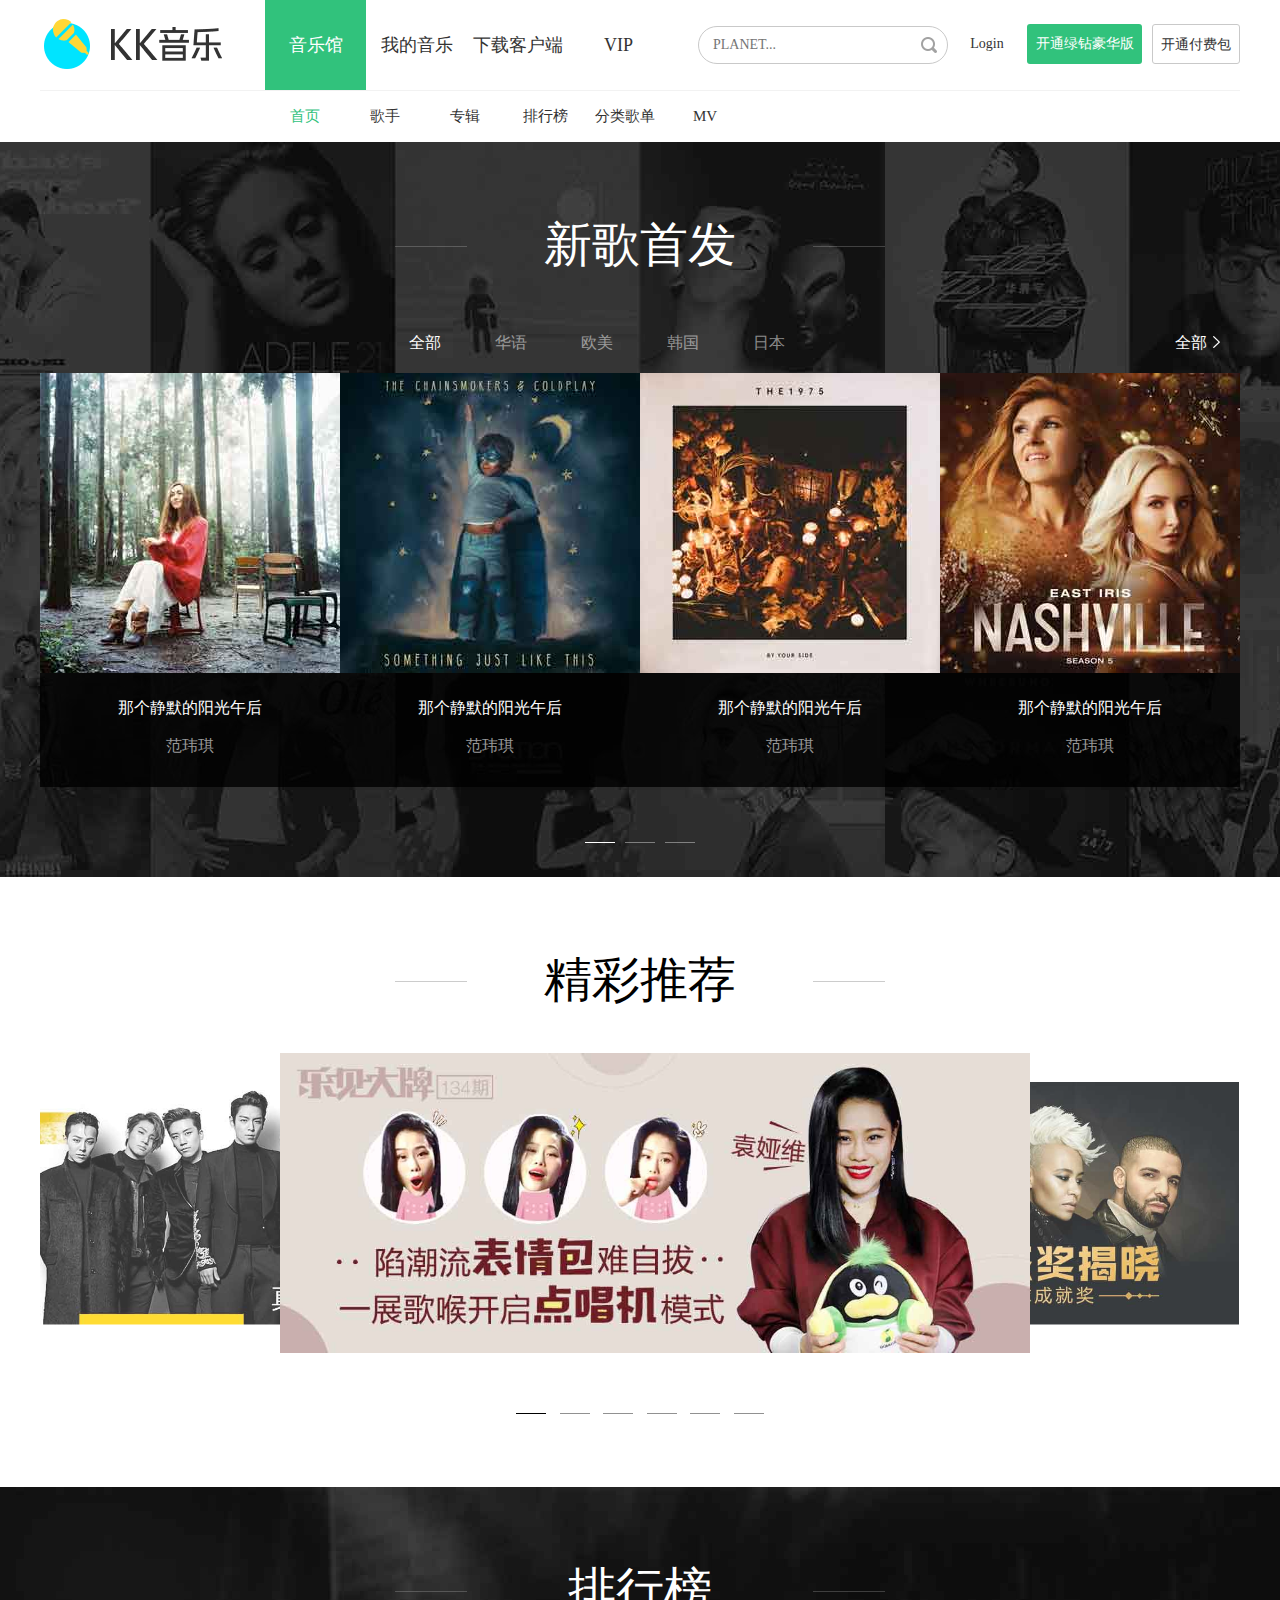
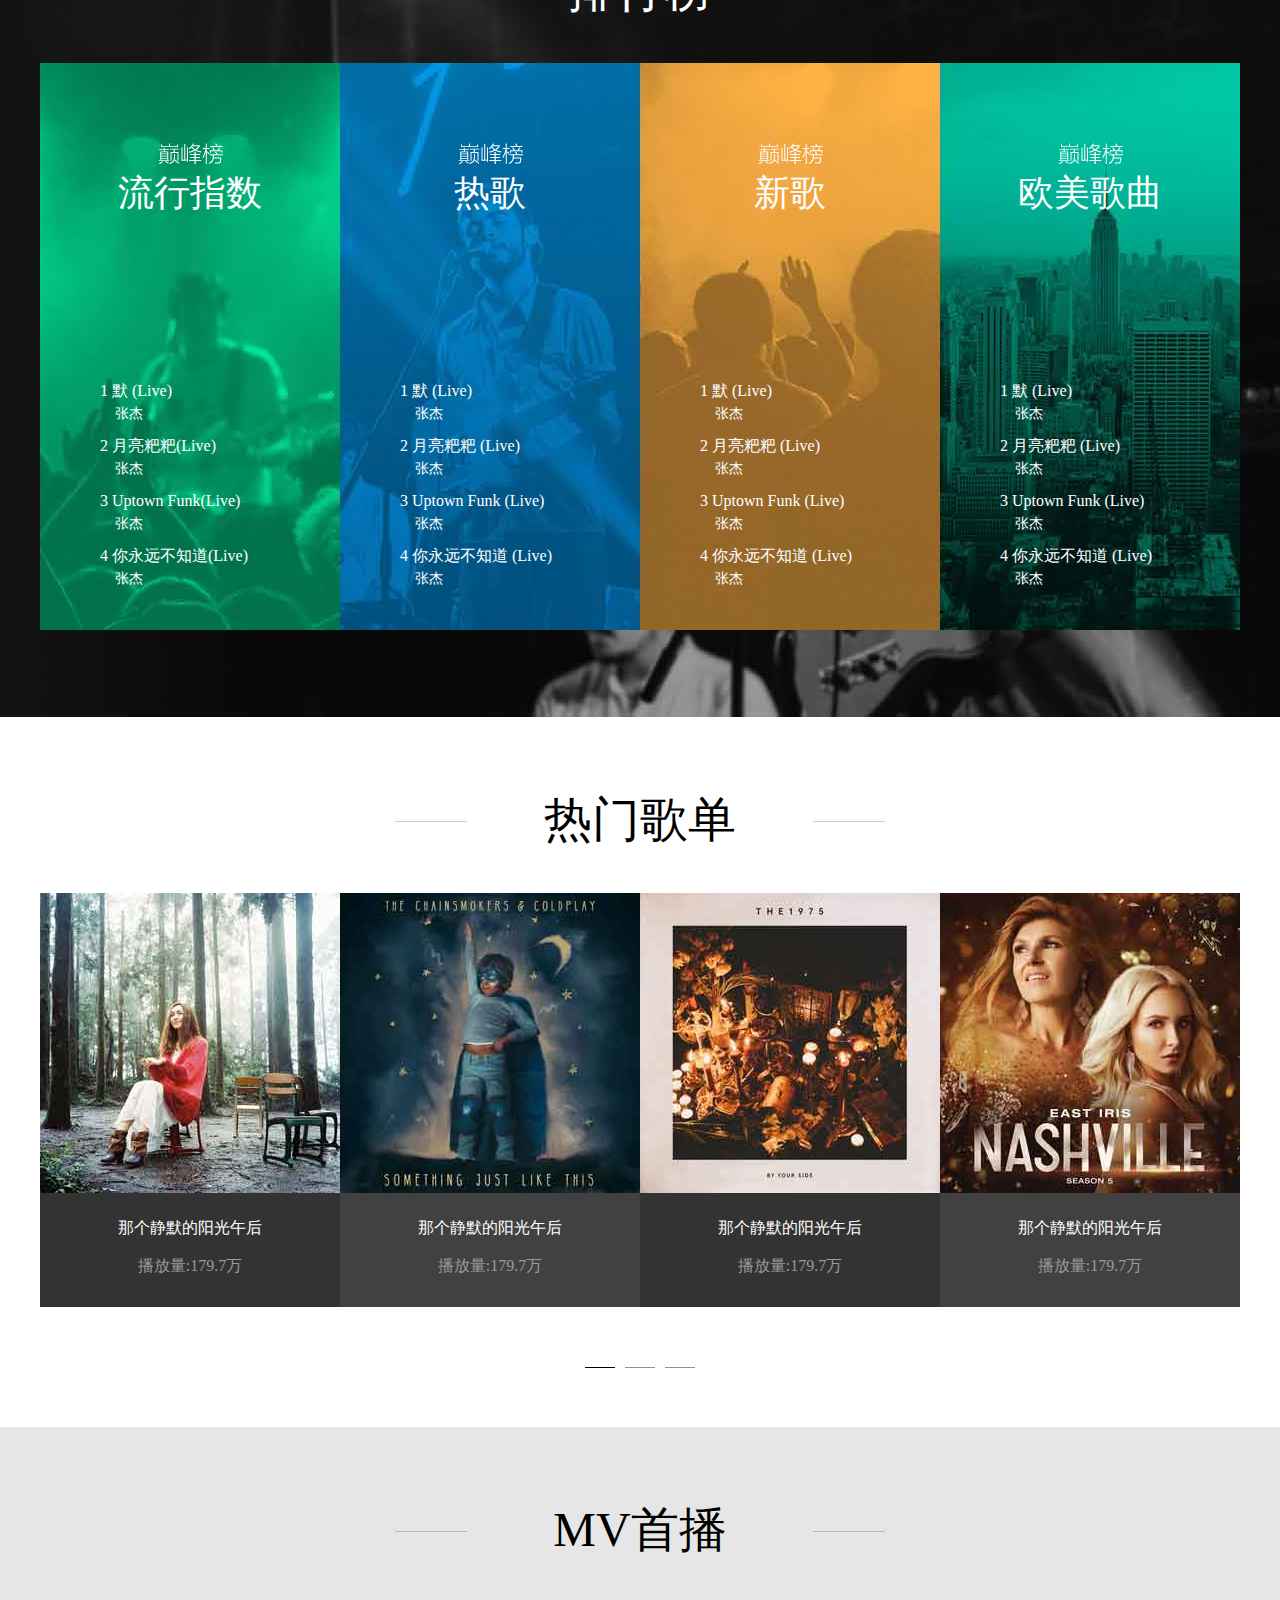
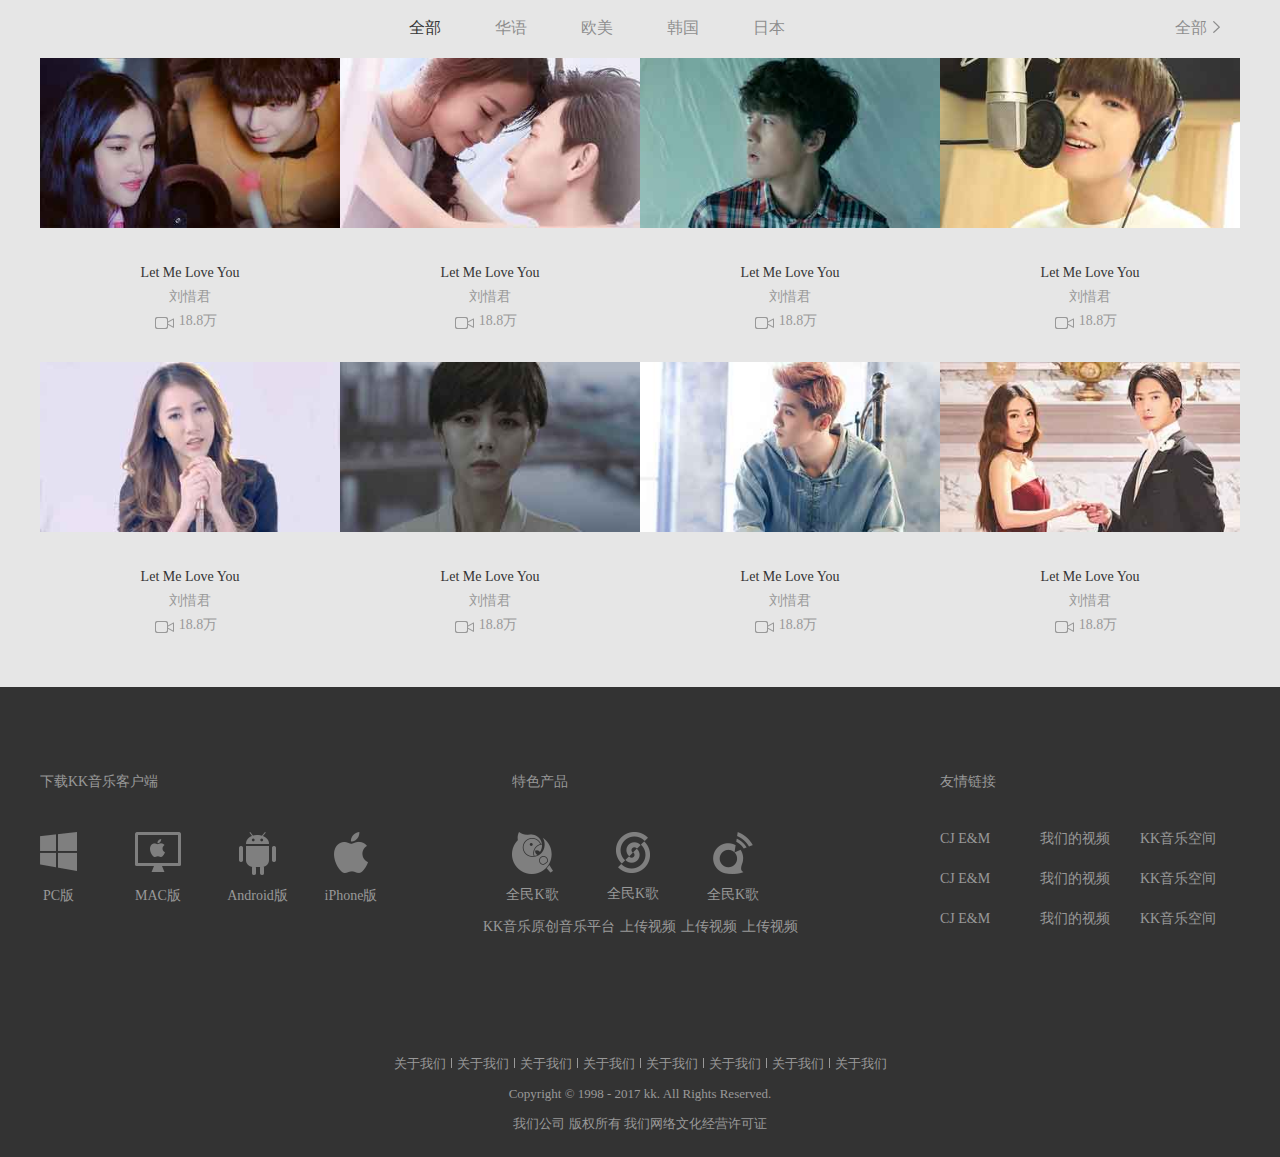
<file: kk音乐网首页/index.html>
<!DOCTYPE html>
<html lang="en">
<head>
    <meta charset="UTF-8">
    <title>KK音乐，我们是音乐的传递者</title>
    <link rel="stylesheet" href="css/style.css">
    <link rel="stylesheet" href="css/reset.css">
    <link rel="icon" href="favicons/1.png">
    <script src="js/jquery-1.11.1.min.js"></script>
    <script src="js/script.js"></script>
</head>
<body>
<!--header-->
<header class="header">
    <div class="header-container">
        <!--头部上部分-->
        <div class="header-top">
            <!--logo-->
            <div class="header-logo">
                <a href=""><img src="images/logo.png" alt=""></a>
            </div>
            <nav class="header-nav">
                <ul>
                    <li><a href="" class="header-nav-current">音乐馆</a></li>
                    <li><a href="">我的音乐</a></li>
                    <li><a href="">下载客户端</a></li>
                    <li><a href="">VIP</a></li>
                </ul>
            </nav>
            <div class="header-search">
                <input type="text" name="" class="text" placeholder="PLANET...">
                <div class="search-btn">
                    <i class="search-icon"></i>
                </div>
                <div class="result">

                </div>
            </div>
            <div class="header-login">
                <a href="" class="login">Login</a>
                <a href="" class="open-green">开通绿钻豪华版</a>
                <a href="" class="open-vip">开通付费包</a>
            </div>
        </div>
        <!--头部下部分-->
        <div class="header-subNav">
            <ul>
                <li><a href="" class="subNav-current">首页</a></li>
                <li><a href="">歌手</a></li>
                <li><a href="">专辑</a></li>
                <li><a href="">排行榜</a></li>
                <li><a href="">分类歌单</a></li>
                <li><a href="">MV</a></li>
            </ul>
        </div>
    </div>
</header>

<!--新歌首发-->
<div class="main" id="newSong">
    <div class="main-inner">
        <div class="main-title">
            <h2>新歌首发</h2>
            <span class="line line-left"></span>
            <span class="line line-right"></span>
        </div>
        <div class="main-tab">
            <span><a href="" class="tab-current">全部</a></span>
            <span><a href="">华语</a></span>
            <span><a href="">欧美</a></span>
            <span><a href="">韩国</a></span>
            <span><a href="">日本</a></span>
            <span class="right"><a href="">全部<i class="icon-sprite"></i></a></span>
        </div>
        <div class="main-slider">
            <ul class="slider-wrap">
                <li>
                    <div class="main-music-img">
                        <a href="">
                            <img src="images/cont/slider_img1.jpg" alt="">
                            <span class="mask"></span>
                            <i class="icon-play"></i>
                        </a>
                    </div>
                    <div class="main-music-info">
                        <h2 class="main-music-title">
                            <a href="">那个静默的阳光午后</a>
                            <i class="icon-sprite"></i>
                        </h2>
                        <a href="" class="author">范玮琪</a>
                    </div>
                </li>
                <li>
                    <div class="main-music-img">
                        <a href="">
                            <img src="images/cont/slider_img2.jpg" alt="">
                            <span class="mask"></span>
                            <i class="icon-play"></i>
                        </a>
                    </div>
                    <div class="main-music-info">
                        <h2 class="main-music-title">
                            <a href="">那个静默的阳光午后</a>
                            <i class="icon-sprite"></i>
                        </h2>
                        <a href="" class="author">范玮琪</a>
                    </div>
                </li>
                <li>
                    <div class="main-music-img">
                        <a href="">
                            <img src="images/cont/slider_img3.jpg" alt="">
                            <span class="mask"></span>
                            <i class="icon-play"></i>
                        </a>
                    </div>
                    <div class="main-music-info">
                        <h2 class="main-music-title">
                            <a href="">那个静默的阳光午后</a>
                            <i class="icon-sprite"></i>
                        </h2>
                        <a href="" class="author">范玮琪</a>
                    </div>
                </li>
                <li>
                    <div class="main-music-img">
                        <a href="">
                            <img src="images/cont/slider_img4.jpg" alt="">
                            <span class="mask"></span>
                            <i class="icon-play"></i>
                        </a>
                    </div>
                    <div class="main-music-info">
                        <h2 class="main-music-title">
                            <a href="">那个静默的阳光午后</a>
                            <i class="icon-sprite"></i>
                        </h2>
                        <a href="" class="author">范玮琪</a>
                    </div>
                </li>
                <li>
                    <div class="main-music-img">
                        <a href="">
                            <img src="images/cont/slider_img5.jpg" alt="">
                            <span class="mask"></span>
                            <i class="icon-play"></i>
                        </a>
                    </div>
                    <div class="main-music-info">
                        <h2 class="main-music-title">
                            <a href="">那个静默的阳光午后</a>
                            <i class="icon-sprite"></i>
                        </h2>
                        <a href="" class="author">范玮琪</a>
                    </div>
                </li>
                <li>
                    <div class="main-music-img">
                        <a href="">
                            <img src="images/cont/slider_img6.jpg" alt="">
                            <span class="mask"></span>
                            <i class="icon-play"></i>
                        </a>
                    </div>
                    <div class="main-music-info">
                        <h2 class="main-music-title">
                            <a href="">那个静默的阳光午后</a>
                            <i class="icon-sprite"></i>
                        </h2>
                        <a href="" class="author">范玮琪</a>
                    </div>
                </li>
                <li>
                    <div class="main-music-img">
                        <a href="">
                            <img src="images/cont/slider_img7.jpg" alt="">
                            <span class="mask"></span>
                            <i class="icon-play"></i>
                        </a>
                    </div>
                    <div class="main-music-info">
                        <h2 class="main-music-title">
                            <a href="">那个静默的阳光午后</a>
                            <i class="icon-sprite"></i>
                        </h2>
                        <a href="" class="author">范玮琪</a>
                    </div>
                </li>
                <li>
                    <div class="main-music-img">
                        <a href="">
                            <img src="images/cont/slider_img8.jpg" alt="">
                            <span class="mask"></span>
                            <i class="icon-play"></i>
                        </a>
                    </div>
                    <div class="main-music-info">
                        <h2 class="main-music-title">
                            <a href="">那个静默的阳光午后</a>
                            <i class="icon-sprite"></i>
                        </h2>
                        <a href="" class="author">范玮琪</a>
                    </div>
                </li>
                <li>
                    <div class="main-music-img">
                        <a href="">
                            <img src="images/cont/slider_img9.jpg" alt="">
                            <span class="mask"></span>
                            <i class="icon-play"></i>
                        </a>
                    </div>
                    <div class="main-music-info">
                        <h2 class="main-music-title">
                            <a href="">那个静默的阳光午后</a>
                            <i class="icon-sprite"></i>
                        </h2>
                        <a href="" class="author">范玮琪</a>
                    </div>
                </li>
                <li>
                    <div class="main-music-img">
                        <a href="">
                            <img src="images/cont/slider_img10.jpg" alt="">
                            <span class="mask"></span>
                            <i class="icon-play"></i>
                        </a>
                    </div>
                    <div class="main-music-info">
                        <h2 class="main-music-title">
                            <a href="">那个静默的阳光午后</a>
                            <i class="icon-sprite"></i>
                        </h2>
                        <a href="" class="author">范玮琪</a>
                    </div>
                </li>
                <li>
                    <div class="main-music-img">
                        <a href="">
                            <img src="images/cont/slider_img11.jpg" alt="">
                            <span class="mask"></span>
                            <i class="icon-play"></i>
                        </a>
                    </div>
                    <div class="main-music-info">
                        <h2 class="main-music-title">
                            <a href="">那个静默的阳光午后</a>
                            <i class="icon-sprite"></i>
                        </h2>
                        <a href="" class="author">范玮琪</a>
                    </div>
                </li>
                <li>
                    <div class="main-music-img">
                        <a href="">
                            <img src="images/cont/slider_img12.jpg" alt="">
                            <span class="mask"></span>
                            <i class="icon-play"></i>
                        </a>
                    </div>
                    <div class="main-music-info">
                        <h2 class="main-music-title">
                            <a href="">那个静默的阳光午后</a>
                            <i class="icon-sprite"></i>
                        </h2>
                        <a href="" class="author">范玮琪</a>
                    </div>
                </li>
            </ul>
            <div class="slider-control">
                <span class="control-cur"><i></i></span>
                <span><i></i></span>
                <span><i></i></span>
            </div>
        </div>
    </div>
    <div class="main-operate">
        <a href="javascript:;" class="slider-prev"><i class="icon-sprite"></i></a>
        <a href="javascript:;" class="slider-next"><i class="icon-sprite"></i></a>
    </div>
</div>

<!--精彩推荐-->
<div class="main" id="recommend">
    <div class="main-inner">
        <div class="main-title">
            <h2 class="title-black">精彩推荐</h2>
            <span class="line line-left"></span>
            <span class="line line-right"></span>
        </div>
        <div class="carousel">
            <div class="carousel-slider">
                <ul>
                    <li class="item item-pic1">
                        <a href="javascript:;" ><img src="images/cont/carousel_img1.jpg" alt=""></a>
                    </li>
                    <li class="item item-pic2">
                        <a href="javascript:;" ><img src="images/cont/carousel_img2.jpg" alt=""></a>
                    </li>
                    <li class="item item-pic3">
                        <a href="javascript:;" ><img src="images/cont/carousel_img3.jpg" alt=""></a>
                    </li>
                    <li class="item item-pic4">
                        <a href="javascript:;" ><img src="images/cont/carousel_img4.jpg" alt=""></a>
                    </li>
                    <li class="item item-pic5">
                        <a href="javascript:;" ><img src="images/cont/carousel_img5.jpg" alt=""></a>
                    </li>
                    <li class="item item-pic6">
                        <a href="javascript:;" ><img src="images/cont/carousel_img6.jpg" alt=""></a>
                    </li>
                </ul>
            </div>
            <div class="slider-control">
                <span class="control-cur"><i></i></span>
                <span><i></i></span>
                <span><i></i></span>
                <span><i></i></span>
                <span><i></i></span>
                <span><i></i></span>
            </div>
        </div>
    </div>
    <div class="main-operate">
        <a href="javascript:;" class="slider-prev"><i class="icon-sprite"></i></a>
        <a href="javascript:;" class="slider-next"><i class="icon-sprite"></i></a>
    </div>
</div>

<!--排行榜-->
<div class="main" id="rank">
    <div class="main-inner">
        <!--排行榜标题-->
        <div class="main-title">
            <h2>排行榜</h2>
            <span class="line line-left"></span>
            <span class="line line-right"></span>
        </div>
        <!--四个排行榜-->
        <div class="rank-list">
            <!--流行榜-->
            <div class="rank-list-item list-item-1">
                <span class="rank-bg"></span>
                <span class="mask"></span>
                <a href="" class="song-play">
                    <i class="icon-play"></i>
                </a>
                <div class="rank-title">
                    <i></i>
                    <h3>流行指数</h3>
                </div>
                <div class="song-list">
                    <ul>
                        <li>
                            <a href=""><span>1</span> 默 (Live)</a>
                            <span class="song-author">张杰</span>
                        </li>
                        <li>
                            <a href=""><span>2</span> 月亮粑粑(Live)</a>
                            <span class="song-author">张杰</span>
                        </li>
                        <li>
                            <a href=""><span>3</span> Uptown Funk(Live)</a>
                            <span class="song-author">张杰</span>
                        </li>
                        <li>
                            <a href=""><span>4</span> 你永远不知道(Live)</a>
                            <span class="song-author">张杰</span>
                        </li>
                    </ul>
                </div>

            </div>
            <!--热歌-->
            <div class="rank-list-item list-item-2">
                <span class="rank-bg"></span>
                <span class="mask"></span>
                <a href="" class="rank-hover">
                    <i class="icon-play"></i>
                </a>
                <div class="rank-title">
                    <i></i>
                    <h3>热歌</h3>
                </div>
                <div class="song-list">
                    <ul>
                        <li>
                            <a href=""><span>1</span> 默 (Live)</a>
                            <span class="song-author">张杰</span>
                        </li>
                        <li>
                            <a href=""><span>2</span> 月亮粑粑 (Live)</a>
                            <span class="song-author">张杰</span>
                        </li>
                        <li>
                            <a href=""><span>3</span> Uptown Funk (Live)</a>
                            <span class="song-author">张杰</span>
                        </li>
                        <li>
                            <a href=""><span>4</span> 你永远不知道 (Live)</a>
                            <span class="song-author">张杰</span>
                        </li>
                    </ul>
                </div>
            </div>
            <!--新歌-->
            <div class="rank-list-item list-item-3">
                <span class="rank-bg"></span>
                <span class="mask"></span>
                <a href="" class="rank-hover">
                    <i class="icon-play"></i>
                </a>
                <div class="rank-title">
                    <i></i>
                    <h3>新歌</h3>
                </div>
                <div class="song-list">
                    <ul>
                        <li>
                            <a href=""><span>1</span> 默 (Live)</a>
                            <span class="song-author">张杰</span>
                        </li>
                        <li>
                            <a href=""><span>2</span> 月亮粑粑 (Live)</a>
                            <span class="song-author">张杰</span>
                        </li>
                        <li>
                            <a href=""><span>3</span> Uptown Funk (Live)</a>
                            <span class="song-author">张杰</span>
                        </li>
                        <li>
                            <a href=""><span>4</span> 你永远不知道 (Live)</a>
                            <span class="song-author">张杰</span>
                        </li>
                    </ul>
                </div>

            </div>
            <!--欧美歌曲-->
            <div class="rank-list-item list-item-4">
                <span class="rank-bg"></span>
                <span class="mask"></span>
                <a href="" class="rank-hover">
                    <i class="icon-play"></i>
                </a>
                <div class="rank-title">
                    <i></i>
                    <h3>欧美歌曲</h3>
                </div>
                <div class="song-list">
                    <ul>
                        <li>
                            <a href=""><span>1</span> 默 (Live)</a>
                            <span class="song-author">张杰</span>
                        </li>
                        <li>
                            <a href=""><span>2</span> 月亮粑粑 (Live)</a>
                            <span class="song-author">张杰</span>
                        </li>
                        <li>
                            <a href=""><span>3</span> Uptown Funk (Live)</a>
                            <span class="song-author">张杰</span>
                        </li>
                        <li>
                            <a href=""><span>4</span> 你永远不知道 (Live)</a>
                            <span class="song-author">张杰</span>
                        </li>
                    </ul>
                </div>
            </div>
        </div>
    </div>
</div>

<!--热门歌单-->
<div class="main" id="hot">
    <div class="main-inner">
        <div class="main-title">
            <h2 class="title-black">热门歌单</h2>
            <span class="line line-left"></span>
            <span class="line line-right"></span>
        </div>
        <div class="main-slider">
            <ul class="slider-wrap">
                <li>
                    <div class="main-music-img">
                        <a href="">
                            <img src="images/cont/slider_img1.jpg" alt="">
                            <span class="mask"></span>
                            <i class="icon-play"></i>
                        </a>
                    </div>
                    <div class="main-music-info">
                        <h2 class="main-music-title">
                            <a href="">那个静默的阳光午后</a>
                            <i class="icon-sprite"></i>
                        </h2>
                        <a href="" class="author">播放量:179.7万</a>
                    </div>
                </li>
                <li class="info-event">
                    <div class="main-music-img">
                        <a href="">
                            <img src="images/cont/slider_img2.jpg" alt="">
                            <span class="mask"></span>
                            <i class="icon-play"></i>
                        </a>
                    </div>
                    <div class="main-music-info">
                        <h2 class="main-music-title">
                            <a href="">那个静默的阳光午后</a>
                            <i class="icon-sprite"></i>
                        </h2>
                        <a href="" class="author">播放量:179.7万</a>
                    </div>
                </li>
                <li>
                    <div class="main-music-img">
                        <a href="">
                            <img src="images/cont/slider_img3.jpg" alt="">
                            <span class="mask"></span>
                            <i class="icon-play"></i>
                        </a>
                    </div>
                    <div class="main-music-info">
                        <h2 class="main-music-title">
                            <a href="">那个静默的阳光午后</a>
                            <i class="icon-sprite"></i>
                        </h2>
                        <a href="" class="author">播放量:179.7万</a>
                    </div>
                </li>
                <li class="info-event">
                    <div class="main-music-img">
                        <a href="">
                            <img src="images/cont/slider_img4.jpg" alt="">
                            <span class="mask"></span>
                            <i class="icon-play"></i>
                        </a>
                    </div>
                    <div class="main-music-info">
                        <h2 class="main-music-title">
                            <a href="">那个静默的阳光午后</a>
                            <i class="icon-sprite"></i>
                        </h2>
                        <a href="" class="author">播放量:179.7万</a>
                    </div>
                </li>
                <li>
                    <div class="main-music-img">
                        <a href="">
                            <img src="images/cont/slider_img5.jpg" alt="">
                            <span class="mask"></span>
                            <i class="icon-play"></i>
                        </a>
                    </div>
                    <div class="main-music-info">
                        <h2 class="main-music-title">
                            <a href="">那个静默的阳光午后</a>
                            <i class="icon-sprite"></i>
                        </h2>
                        <a href="" class="author">播放量:179.7万</a>
                    </div>
                </li>
                <li class="info-event">
                    <div class="main-music-img">
                        <a href="">
                            <img src="images/cont/slider_img6.jpg" alt="">
                            <span class="mask"></span>
                            <i class="icon-play"></i>
                        </a>
                    </div>
                    <div class="main-music-info">
                        <h2 class="main-music-title">
                            <a href="">那个静默的阳光午后</a>
                            <i class="icon-sprite"></i>
                        </h2>
                        <a href="" class="author">播放量:179.7万</a>
                    </div>
                </li>
                <li>
                    <div class="main-music-img">
                        <a href="">
                            <img src="images/cont/slider_img7.jpg" alt="">
                            <span class="mask"></span>
                            <i class="icon-play"></i>
                        </a>
                    </div>
                    <div class="main-music-info">
                        <h2 class="main-music-title">
                            <a href="">那个静默的阳光午后</a>
                            <i class="icon-sprite"></i>
                        </h2>
                        <a href="" class="author">播放量:179.7万</a>
                    </div>
                </li>
                <li class="info-event">
                    <div class="main-music-img">
                        <a href="">
                            <img src="images/cont/slider_img8.jpg" alt="">
                            <span class="mask"></span>
                            <i class="icon-play"></i>
                        </a>
                    </div>
                    <div class="main-music-info">
                        <h2 class="main-music-title">
                            <a href="">那个静默的阳光午后</a>
                            <i class="icon-sprite"></i>
                        </h2>
                        <a href="" class="author">播放量:179.7万</a>
                    </div>
                </li>
                <li>
                    <div class="main-music-img">
                        <a href="">
                            <img src="images/cont/slider_img9.jpg" alt="">
                            <span class="mask"></span>
                            <i class="icon-play"></i>
                        </a>
                    </div>
                    <div class="main-music-info">
                        <h2 class="main-music-title">
                            <a href="">那个静默的阳光午后</a>
                            <i class="icon-sprite"></i>
                        </h2>
                        <a href="" class="author">播放量:179.7万</a>
                    </div>
                </li>
                <li class="info-event">
                    <div class="main-music-img">
                        <a href="">
                            <img src="images/cont/slider_img10.jpg" alt="">
                            <span class="mask"></span>
                            <i class="icon-play"></i>
                        </a>
                    </div>
                    <div class="main-music-info">
                        <h2 class="main-music-title">
                            <a href="">那个静默的阳光午后</a>
                            <i class="icon-sprite"></i>
                        </h2>
                        <a href="" class="author">播放量:179.7万</a>
                    </div>
                </li>
                <li>
                    <div class="main-music-img">
                        <a href="">
                            <img src="images/cont/slider_img11.jpg" alt="">
                            <span class="mask"></span>
                            <i class="icon-play"></i>
                        </a>
                    </div>
                    <div class="main-music-info">
                        <h2 class="main-music-title">
                            <a href="">那个静默的阳光午后</a>
                            <i class="icon-sprite"></i>
                        </h2>
                        <a href="" class="author">播放量:179.7万</a>
                    </div>
                </li>
                <li class="info-event">
                    <div class="main-music-img">
                        <a href="">
                            <img src="images/cont/slider_img12.jpg" alt="">
                            <span class="mask"></span>
                            <i class="icon-play"></i>
                        </a>
                    </div>
                    <div class="main-music-info">
                        <h2 class="main-music-title">
                            <a href="">那个静默的阳光午后</a>
                            <i class="icon-sprite"></i>
                        </h2>
                        <a href="" class="author">播放量:179.7万</a>
                    </div>
                </li>
            </ul>
            <div class="slider-control">
                <span class="control-cur"><i></i></span>
                <span><i></i></span>
                <span><i></i></span>
            </div>
        </div>
    </div>
    <div class="main-operate">
        <a href="javascript:;" class="slider-prev"><i class="icon-sprite"></i></a>
        <a href="javascript:;" class="slider-next"><i class="icon-sprite"></i></a>
    </div>
</div>

<!--MV-->
<div class="main" id="mv-play">
    <div class="main-inner">
        <div class="main-title">
            <h2>MV首播</h2>
            <span class="line line-left"></span>
            <span class="line line-right"></span>
        </div>
        <div class="main-tab">
            <span><a href="" class="tab-current">全部</a></span>
            <span><a href="">华语</a></span>
            <span><a href="">欧美</a></span>
            <span><a href="">韩国</a></span>
            <span><a href="">日本</a></span>
            <span class="right"><a href="">全部<i class="icon-sprite"></i></a></span>
        </div>
        <div class="mv-list">
            <ul>
                <li>
                    <div class="main-music-img">
                        <a href="">
                            <img src="images/cont/mv_img1.jpg" alt="">
                            <i class="icon-play"></i>
                        </a>
                    </div>
                    <div class="main-music-info">
                        <h2 class="main-music-title">
                            <a href="">Let Me Love You</a>
                        </h2>
                        <a href="" class="author">刘惜君</a>
                        <span class="play-total"><i class="icon-sprite"></i>18.8万</span>
                    </div>
                </li>
                <li>
                    <div class="main-music-img">
                        <a href="">
                            <img src="images/cont/mv_img2.jpg" alt="">
                            <i class="icon-play"></i>
                        </a>
                    </div>
                    <div class="main-music-info">
                        <h2 class="main-music-title">
                            <a href="">Let Me Love You</a>
                        </h2>
                        <a href="" class="author">刘惜君</a>
                        <span class="play-total"><i class="icon-sprite"></i>18.8万</span>
                    </div>
                </li>
                <li>
                    <div class="main-music-img">
                        <a href="">
                            <img src="images/cont/mv_img3.jpg" alt="">
                            <i class="icon-play"></i>
                        </a>
                    </div>
                    <div class="main-music-info">
                        <h2 class="main-music-title">
                            <a href="">Let Me Love You</a>
                        </h2>
                        <a href="" class="author">刘惜君</a>
                        <span class="play-total"><i class="icon-sprite"></i>18.8万</span>
                    </div>
                </li>
                <li>
                    <div class="main-music-img">
                        <a href="">
                            <img src="images/cont/mv_img4.jpg" alt="">
                            <i class="icon-play"></i>
                        </a>
                    </div>
                    <div class="main-music-info">
                        <h2 class="main-music-title">
                            <a href="">Let Me Love You</a>
                        </h2>
                        <a href="" class="author">刘惜君</a>
                        <span class="play-total"><i class="icon-sprite"></i>18.8万</span>
                    </div>
                </li>
                <li>
                    <div class="main-music-img">
                        <a href="">
                            <img src="images/cont/mv_img5.jpg" alt="">
                            <i class="icon-play"></i>
                        </a>
                    </div>
                    <div class="main-music-info">
                        <h2 class="main-music-title">
                            <a href="">Let Me Love You</a>
                        </h2>
                        <a href="" class="author">刘惜君</a>
                        <span class="play-total"><i class="icon-sprite"></i>18.8万</span>
                    </div>
                </li>
                <li>
                    <div class="main-music-img">
                        <a href="">
                            <img src="images/cont/mv_img6.jpg" alt="">
                            <i class="icon-play"></i>
                        </a>
                    </div>
                    <div class="main-music-info">
                        <h2 class="main-music-title">
                            <a href="">Let Me Love You</a>
                        </h2>
                        <a href="" class="author">刘惜君</a>
                        <span class="play-total"><i class="icon-sprite"></i>18.8万</span>
                    </div>
                </li>
                <li>
                    <div class="main-music-img">
                        <a href="">
                            <img src="images/cont/mv_img7.jpg" alt="">
                            <i class="icon-play"></i>
                        </a>
                    </div>
                    <div class="main-music-info">
                        <h2 class="main-music-title">
                            <a href="">Let Me Love You</a>
                        </h2>
                        <a href="" class="author">刘惜君</a>
                        <span class="play-total"><i class="icon-sprite"></i>18.8万</span>
                    </div>
                </li>
                <li>
                    <div class="main-music-img">
                        <a href="">
                            <img src="images/cont/mv_img8.jpg" alt="">
                            <i class="icon-play"></i>
                        </a>
                    </div>
                    <div class="main-music-info">
                        <h2 class="main-music-title">
                            <a href="">Let Me Love You</a>
                        </h2>
                        <a href="" class="author">刘惜君</a>
                        <span class="play-total"><i class="icon-sprite"></i>18.8万</span>
                    </div>
                </li>
            </ul>
        </div>
    </div>
</div>

<!--footer-->
<footer class="footer">
    <div class="footer-inner">
        <div class="footer-info">
            <div class="footer-info_download">
                <h3>下载KK音乐客户端</h3>
                <ul>
                    <li>
                        <a href="">
                            <i class="footer-icon pc-icon"></i>
                            <span>PC版</span>
                        </a>
                    </li>
                    <li>
                        <a href="">
                            <i class="footer-icon mac-icon"></i>
                            <span>MAC版</span>
                        </a>
                    </li>
                    <li>
                        <a href="">
                            <i class="footer-icon android-icon"></i>
                            <span>Android版</span>
                        </a>
                    </li>
                    <li>
                        <a href="">
                            <i class="footer-icon iphone-icon"></i>
                            <span>iPhone版</span>
                        </a>
                    </li>
                </ul>
            </div>
            <div class="footer-info_product">
                <h3>特色产品</h3>
                <ul>
                    <li>
                        <a href="">
                            <i class="footer-icon icon-kg"></i>
                            <span>全民K歌</span>
                        </a>
                    </li>
                    <li>
                        <a href="">
                            <i class="footer-icon icon-ss"></i>
                            <span>全民K歌</span>
                        </a>
                    </li>
                    <li>
                        <a href="">
                            <i class="footer-icon icon-qp"></i>
                            <span>全民K歌</span>
                        </a>
                    </li>
                    <li><a href="">KK音乐原创音乐平台</a></li>
                    <li><a href="">上传视频</a></li>
                    <li><a href="">上传视频</a></li>
                    <li><a href="">上传视频</a></li>
                </ul>
            </div>
            <div class="footer-info_link">
                <h3>友情链接</h3>
                <ul>
                    <li><a href="">CJ E&M</a></li>
                    <li><a href="">我们的视频</a></li>
                    <li><a href="">KK音乐空间</a></li>
                    <li><a href="">CJ E&M</a></li>
                    <li><a href="">我们的视频</a></li>
                    <li><a href="">KK音乐空间</a></li>
                    <li><a href="">CJ E&M</a></li>
                    <li><a href="">我们的视频</a></li>
                    <li><a href="">KK音乐空间</a></li>
                </ul>
            </div>
        </div>
        <div class="footer-copyright">
            <p>
                <a href="">关于我们</a><span></span>
                <a href="">关于我们</a><span></span>
                <a href="">关于我们</a><span></span>
                <a href="">关于我们</a><span></span>
                <a href="">关于我们</a><span></span>
                <a href="">关于我们</a><span></span>
                <a href="">关于我们</a><span></span>
                <a href="">关于我们</a>
            </p>
            <p class="size">Copyright © 1998 - 2017 kk. All Rights Reserved.</p>
            <p class="size">我们公司 版权所有 我们网络文化经营许可证</p>
        </div>
    </div>
</footer>
</body>
</html>
</file>
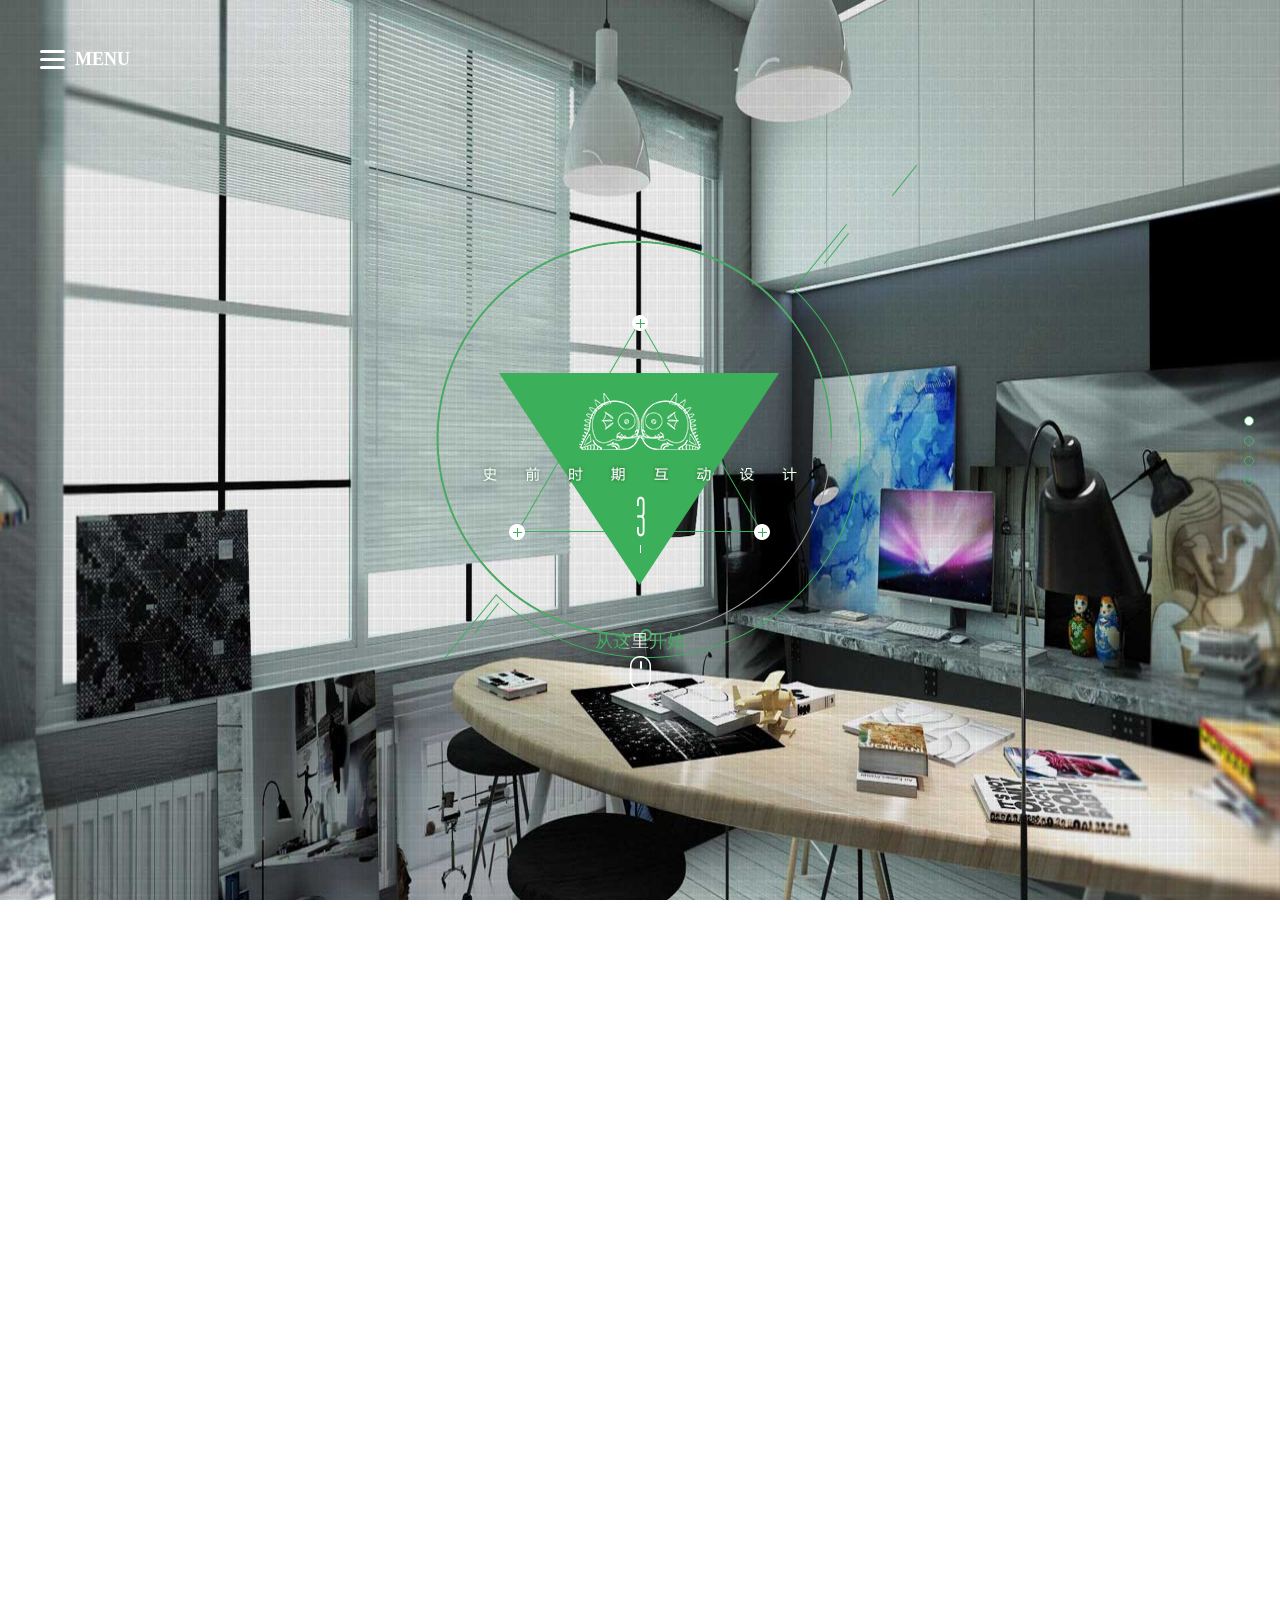
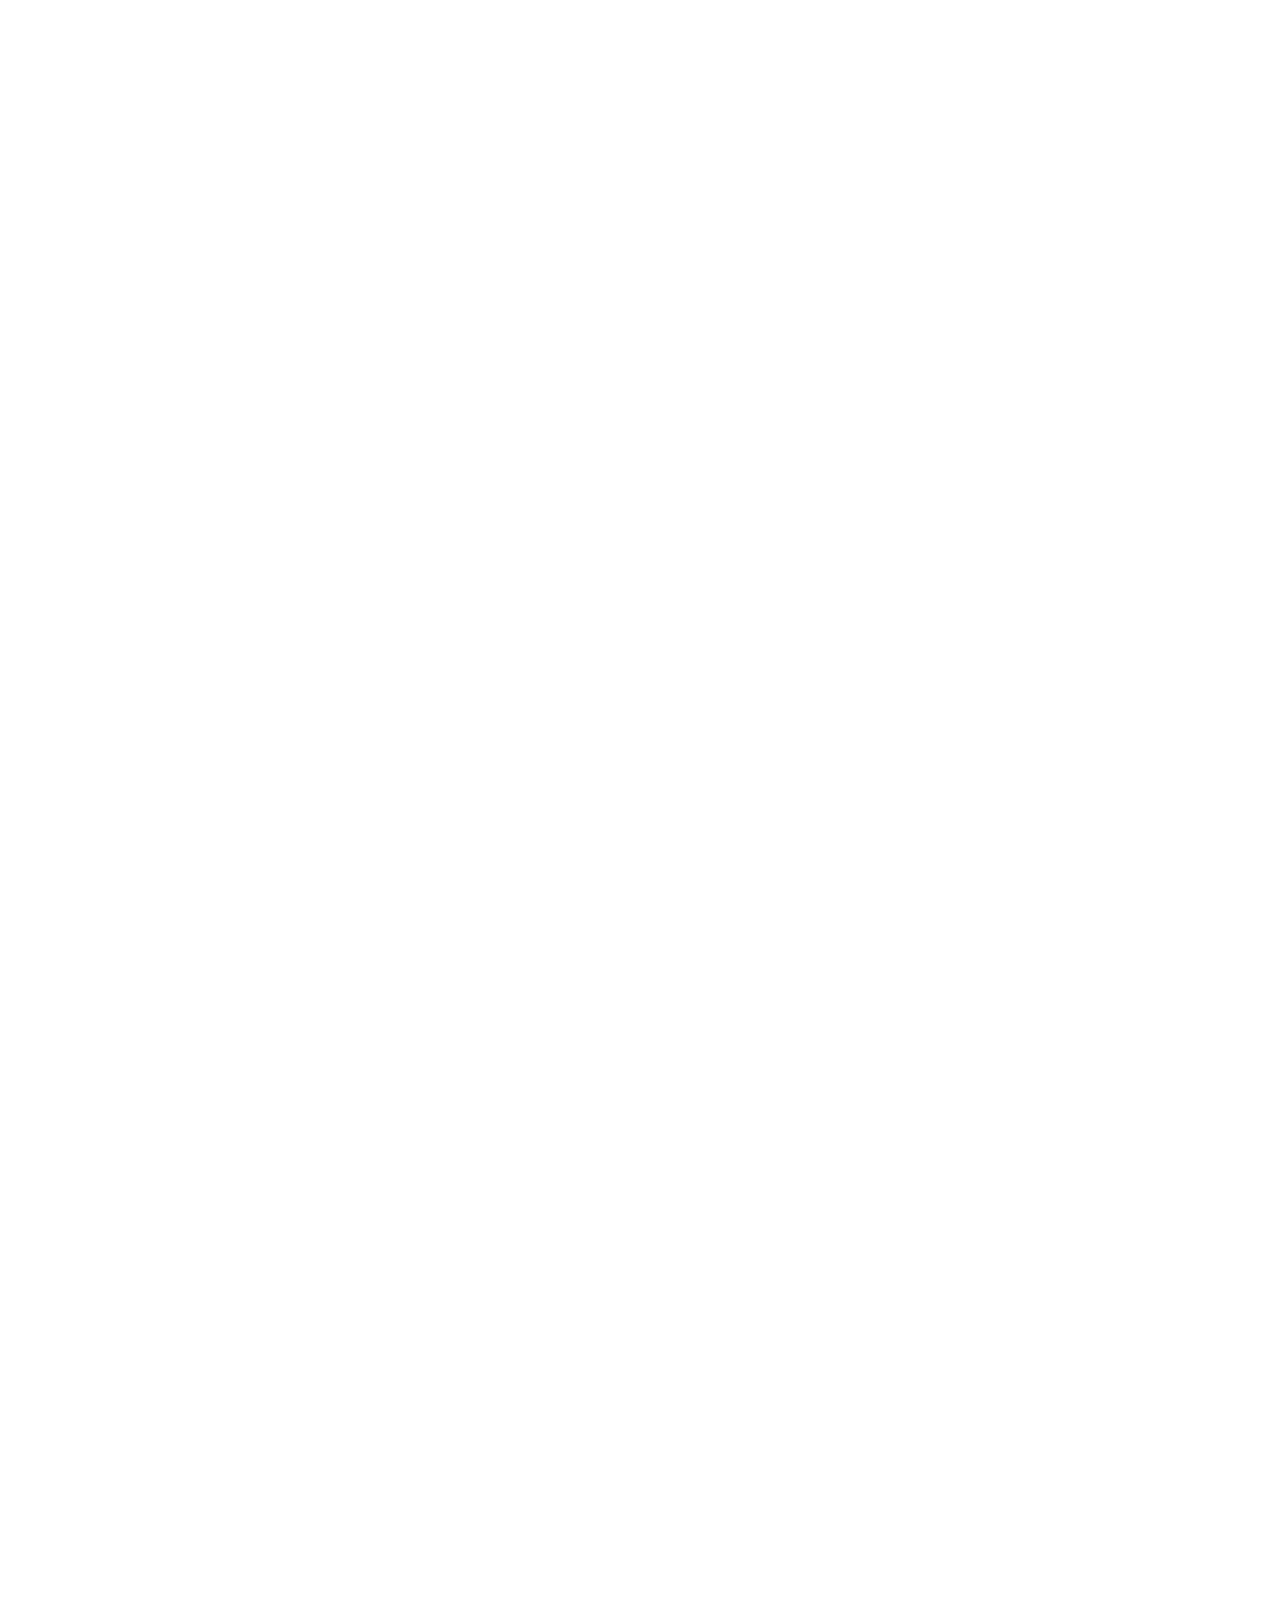
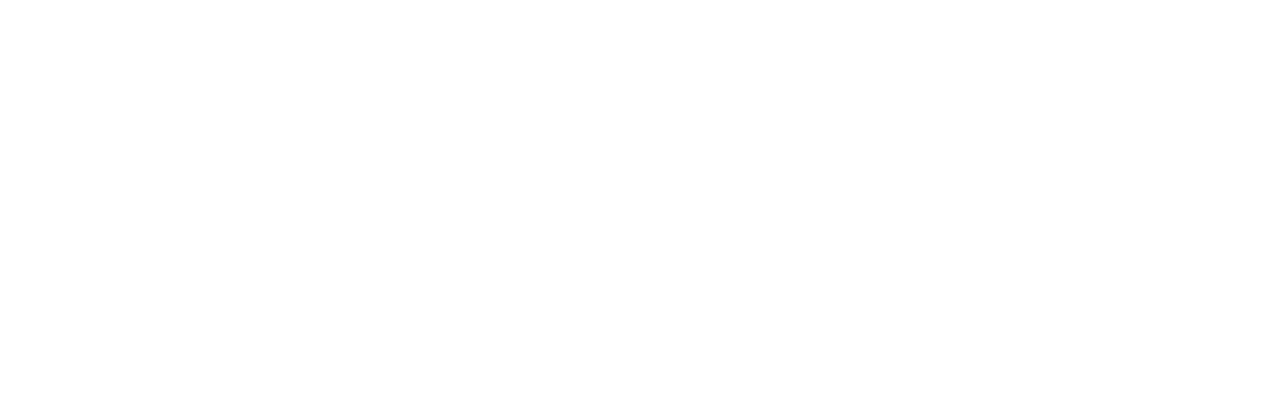
<file: 全屏滚动/index.html>
<!DOCTYPE html>
<html lang="en">
<head>
    <meta charset="UTF-8">
    <title></title>
    <link rel="stylesheet" href="css/jquery.fullPage.css">
    <link rel="stylesheet" href="css/animate.min.css">
    <link rel="stylesheet" href="css/style.css">
</head>
<body>
<div id="main">
    <!--菜单按钮-->
    <div class="menu-container">
        <div class="menu-btn">
            <div class="menu-btn_left">
                <span></span>
                <span></span>
                <span></span>
            </div>
            <div class="menu-btn_right">
                MENU
            </div>
        </div>
        <div class="menu-mask"></div>
        <div class="menu-list">
            <ul class="list-nav">
                <li class="list-nav1 nav">
                    <span class="list-style"></span>
                    <span>Home page</span>
                </li>
                <li class="list-nav2 nav">
                    <span class="list-style"></span>
                    <span>What we do</span>
                </li>
                <li class="list-nav3 nav">
                    <span class="list-style"></span>
                    <span>Our work</span>
                </li>
                <li class="list-nav4 nav">
                    <span class="list-style"></span>
                    <span>Contact us</span>
                </li>
                <li class="list-nav5 nav">
                    <span class="list-style"></span>
                    <span>Information</span>
                </li>
                <li class="list-nav6 nav">
                    <span class="list-style"></span>
                    <span>TEL:400-400-400</span>
                </li>
            </ul>
        </div>
    </div>
    <!--第一屏-->
    <div class="section section1">
        <!--背景图-->
        <div class="section1-bg">
            <img src="images/index/FirstScreen.jpg" alt="">
        </div>
        <!--中心动画-->
        <div class="section1-animate">
            <!--外环-->
            <div class="st-animate animate-outerring">
                <img src="images/index/zuiwai.png" alt="">
            </div>
            <!--内环-->
            <div class="st-animate animate-innerring">
                <img src="images/index/er.png" alt="">
            </div>
            <!--中心-->
            <div class="st-animate animate-center">
                <img src="images/index/nei.png" alt="">
            </div>
            <!--下方渐变文字-->
            <div class="gradient-font">
                <span>从这里开始</span>
                <div class="mouse">
                    <img src="images/index/shubiao.png" alt="">
                    <i></i>
                </div>
            </div>
        </div>
    </div>
    <!--第二屏-->
    <div class="section section2">
        <!--介绍-->
        <p class="content">我们以客户品牌宣传为导向专注于品牌创意设计，分析互联网发展趋势，结合企业品牌的行业特性，为您提供更精准的策划方案和视觉策划方案</p>
        <!--用户服务-->
        <div class="uesr-service">
            <ul>
                <li class="service service1">
                    <a href="">
                        <i></i>
                        <p class="service-info">
                            <span>品牌视觉设计</span>
                            <span>Brand visual design</span>
                        </p>
                    </a>
                </li>
                <li class="service service2">
                    <a href="">
                        <i></i>
                    <p class="service-info">
                        <span>品牌网站建设</span>
                        <span>Brand website construction</span>
                    </p>

                    </a>
                </li>
                <li class="service service3">
                    <a href="">
                        <i></i>
                        <p class="service-info">
                            <span>电子商务设计</span>
                            <span>Electronic commerce design</span>
                        </p>
                    </a>
                </li>
                <li class="service service4">
                    <a href="">
                        <i></i>
                        <p class="service-info">
                            <span>移动应用设计</span>
                            <span>Mobile application design</span>
                        </p>
                    </a>
                </li>
            </ul>
        </div>
    </div>
    <!--第三屏-->
    <div class="section section3">
        <div class="wrap">
            <h3 class="section3-title">WORK</h3>
            <!--案列-->
            <div class="section3-case">
                <div class="case case1">
                    <div class="case-img">
                        <a href="">
                            <img src="images/index/an1.jpg" alt="美宅装饰">
                            <span class="mask"></span>
                            <i class="icon-left"></i>
                            <i class="icon-right"></i>
                        </a>

                    </div>
                    <div class="case-info">
                        <a href="" class="case-name"><span>Meizhai Decorc 美宅装饰</span></a>
                        <span class="case-time">2018.1.1</span>
                    </div>
                </div>
                <div class="case case2">
                    <div class="case-img">
                        <a href="">
                            <img src="images/index/an2.jpg" alt="美宅装饰">
                            <span class="mask"></span>
                            <i class="icon-left"></i>
                            <i class="icon-right"></i>
                        </a>
                    </div>
                    <div class="case-info">
                        <a href="" class="case-name"><span>International plume 化羽国际</span></a>
                        <span class="case-time">2018.1.1</span>
                    </div>
                </div>
                <div class="case case3">
                    <div class="case-img">
                        <a href="">
                            <img src="images/index/an3.jpg" alt="美宅装饰">
                            <span class="mask"></span>
                            <i class="icon-left"></i>
                            <i class="icon-right"></i></a>
                    </div>
                    <div class="case-info">
                        <a href="" class="case-name"><span>Feng Garden Restaurant 丰园餐饮</span></a>
                        <span class="case-time">2018.1.1</span>
                    </div>
                </div>
                <div class="case case4">
                    <div class="case-img">
                        <a href="">
                            <img src="images/index/an4.jpg" alt="美宅装饰">
                            <span class="mask"></span>
                            <i class="icon-left"></i>
                            <i class="icon-right"></i></a>
                    </div>
                    <div class="case-info">
                        <a href="" class="case-name"><span>Western media 西部传媒</span></a>
                        <span class="case-time">2018.1.1</span>
                    </div>
                </div>
            </div>
        </div>
    </div>
    <!--第四屏-->
    <div class="section section4">
        <div class="wrap">
            <div class="wrap-ready">
                <img src="images/index/ready.png" alt="">
                <span class="">We are ready,you?</span>
                <i class="Progress-ball"></i>
            </div>
        </div>
    </div>
</div>

<script src="js/jquery-1.8.3.min.js"></script>
<script src="js/jquery.easing.min.js"></script>
<script src="js/jquery.fullPage.min.js"></script>
<script src="js/js.js"></script>
<script>
    $(function () {
        $("#main").fullpage({
            anchors:["page1","page2","page3","page4"],
            navigation:true,
            navigationColor:'#ccbe1a',
        });
    })
</script>
</body>
</html>
</file>
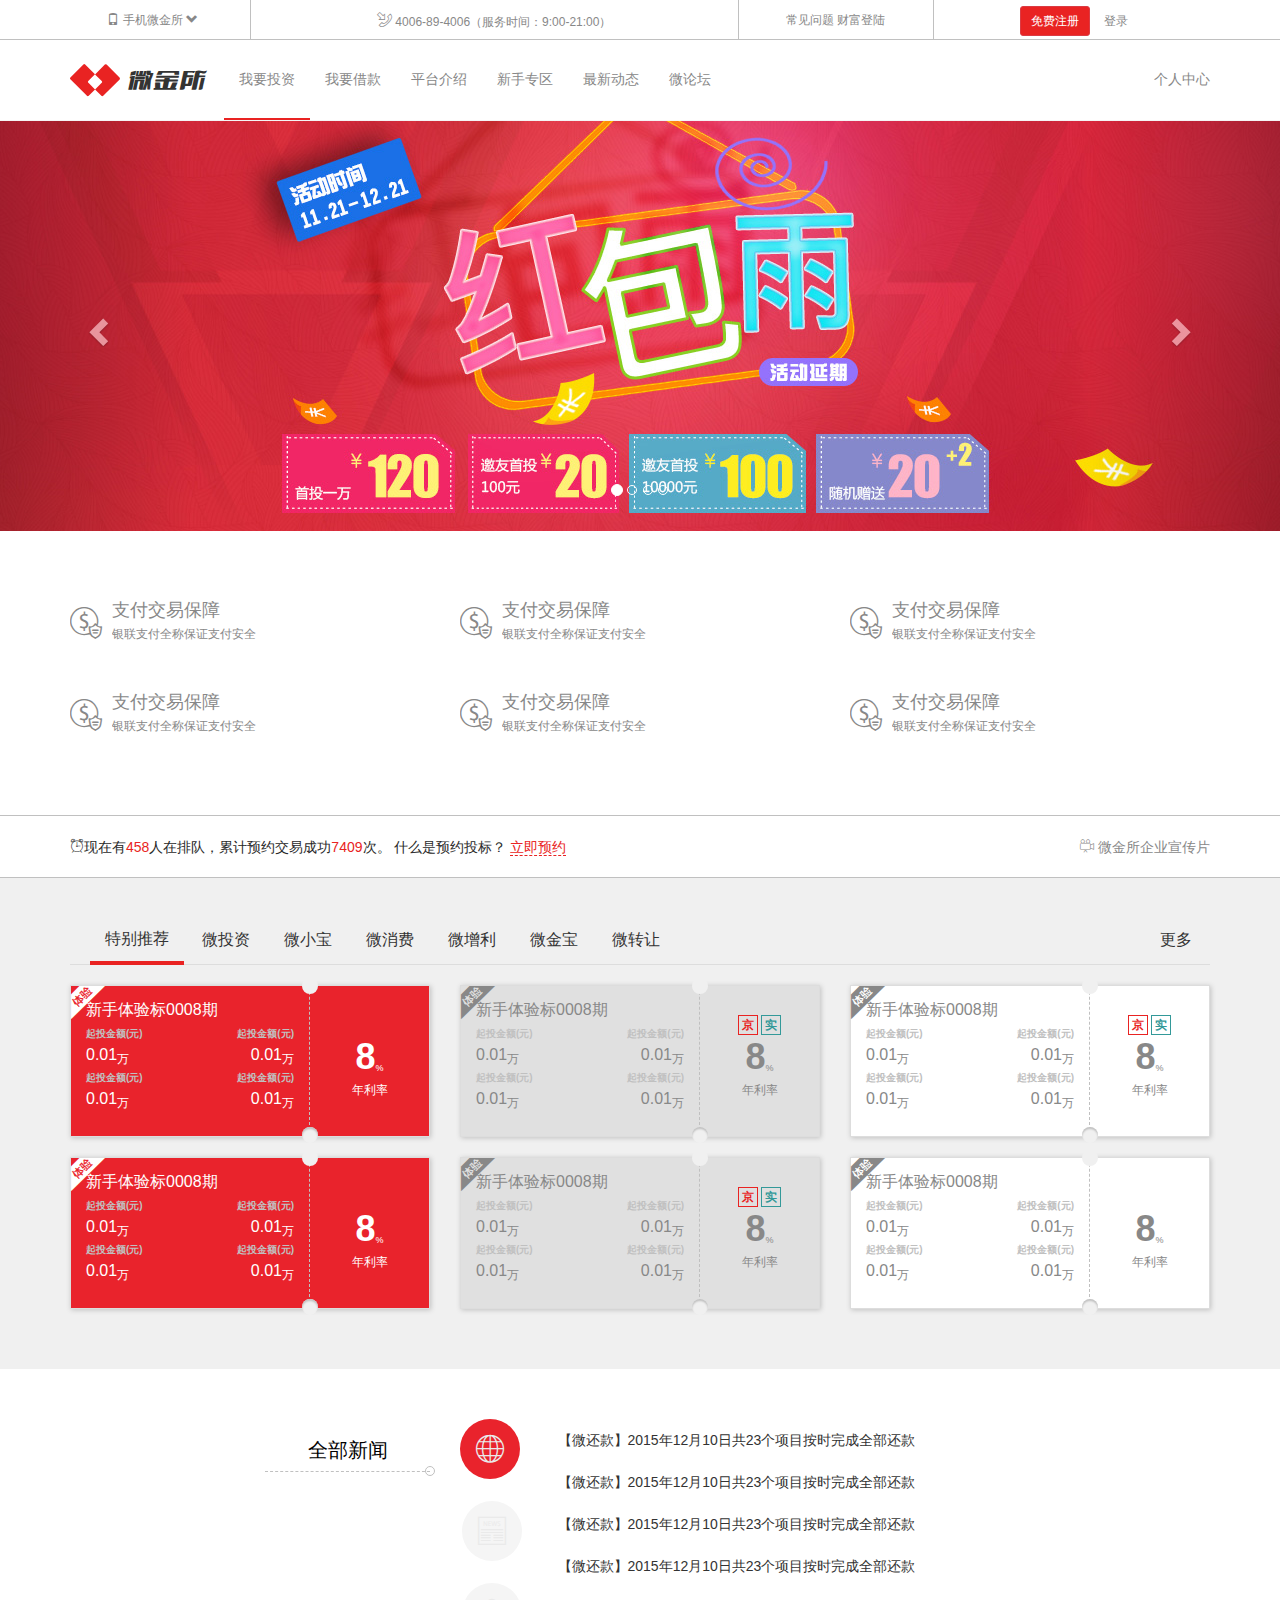
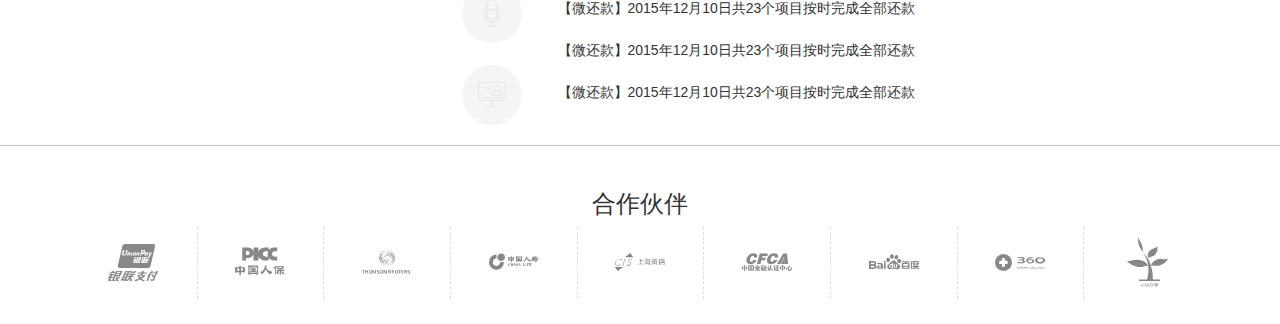
<file: 微金所/index.html>
<!DOCTYPE html>
<html lang="en">
<head>
    <meta charset="utf-8">
    <meta http-equiv="X-UA-Compatible" content="IE=edge">
    <meta name="viewport" content="width=device-width, initial-scale=1, user-scalable=no">
    <title>传智播客 - 安全的互联网微金融资产交易平台</title>
    <link rel="stylesheet" href="lib/bootstrap/css/bootstrap.css">
    <link rel="stylesheet" href="css/main.css">
    <!--[if lt IE 9]>
    <script src="lib/html5shiv/html5shiv.min.js"></script>
    <script src="lib/respond/respond.min.js"></script>
    <![endif]-->
</head>
<body>

<!--顶部导航-->
<header id="header">
    <div class="topbar hidden-sm hidden-xs">
        <div class="container">
            <div class="row">
                <div class="col-md-2 text-center">
                    <a href="" class="mobile-link">
                        <i class="glyphicon glyphicon-phone"></i>
                        <span>手机微金所</span>
                        <i class="glyphicon glyphicon-chevron-down"></i>
                        <img src="img/c_06.jpg" alt="扫一扫">
                    </a>
                </div>
                <div class="col-md-5 text-center">
                    <i class="icon-telephone"></i>
                    <span>4006-89-4006（服务时间：9:00-21:00）</span>
                </div>
                <div class="col-md-2 text-center">
                    <a href="#">常见问题</a>
                    <a href="#">财富登陆</a>
                </div>
                <div class="col-md-3 text-center">
                    <a href="" class="btn btn-register btn-sm">免费注册</a>
                    <a type="button" class="btn btn-link btn-sm" data-toggle="modal" data-target="#myModal">登录</a>
                </div>
            </div>
        </div>
    </div>
    <nav class="navbar navbar-itcast navbar-static-top" data-spy="affix" data-offset-top="200" data-offset-bottom="200">
        <div class="container">
            <div class="navbar-header">
                <a href="#" class="navbar-brand">
                    <i class="icon-icon"></i>
                    <i class="icon-logo"></i>
                </a>
                <button type="button" class="navbar-toggle collapsed" data-toggle="collapse" data-target="#nav_list" aria-expanded="false">
                    <span class="sr-only">Toggle navigation</span>
                    <span class="icon-bar"></span>
                    <span class="icon-bar"></span>
                    <span class="icon-bar"></span>
                </button>
            </div>
            <div class="navbar-collapse collapse" id="nav_list" aria-expanded="true" style="">
                <ul class="nav navbar-nav">
                    <li class="active"><a href="#">我要投资</a></li>
                    <li><a href="#">我要借款</a></li>
                    <li><a href="#">平台介绍</a></li>
                    <li><a href="#">新手专区</a></li>
                    <li><a href="#">最新动态</a></li>
                    <li><a href="#">微论坛</a></li>
                </ul>
                <ul class="nav navbar-nav navbar-right hidden-sm">
                    <li><a href="#">个人中心</a></li>
                </ul>
            </div>
        </div>
    </nav>
</header>

<!--轮播图-->
<section id="main-ad">
    <div id="carousel-example-generic" class="carousel slide" data-ride="carousel">
        <!-- 下方小圆 -->
        <ol class="carousel-indicators">
            <li data-target="#carousel-example-generic" data-slide-to="0" class="active"></li>
            <li data-target="#carousel-example-generic" data-slide-to="1"></li>
            <li data-target="#carousel-example-generic" data-slide-to="2"></li>
            <li data-target="#carousel-example-generic" data-slide-to="3"></li>
        </ol>

        <!-- 轮播图片盒子 -->
        <div class="carousel-inner" role="listbox">
            <div class="item active" data-lg-img="img/slide_01_2000x410.jpg" data-xs-img="img/slide_01_640x340.jpg"></div>
            <div class="item" data-lg-img="img/slide_02_2000x410.jpg" data-xs-img="img/slide_02_640x340.jpg"></div>
            <div class="item" data-lg-img="img/slide_03_2000x410.jpg" data-xs-img="img/slide_03_640x340.jpg"></div>
            <div class="item" data-lg-img="img/slide_04_2000x410.jpg" data-xs-img="img/slide_04_640x340.jpg"></div>
        </div>

        <!-- 左右箭头 -->
        <a class="left carousel-control" href="#carousel-example-generic" role="button" data-slide="prev">
            <span class="glyphicon glyphicon-chevron-left" aria-hidden="true"></span>
            <span class="sr-only">Previous</span>
        </a>
        <a class="right carousel-control" href="#carousel-example-generic" role="button" data-slide="next">
            <span class="glyphicon glyphicon-chevron-right" aria-hidden="true"></span>
            <span class="sr-only">Next</span>
        </a>
    </div>
</section>

<!--特色介绍-->
<section id="test" class="hidden-xs">
    <div class="container">
        <div class="row">
            <div class="col-sm-6 col-md-4">
                <a href="#">
                    <div class="media">
                        <div class="media-left">
                            <i class="icon-uniE907"></i>
                        </div>
                        <div class="media-body">
                            <h4 class="media-heading">支付交易保障</h4>
                            <p>银联支付全称保证支付安全</p>
                        </div>
                    </div>
                </a>
            </div>
            <div class="col-sm-6 col-md-4">
                <a href="#">
                    <div class="media">
                        <div class="media-left">
                            <i class="icon-uniE907"></i>
                        </div>
                        <div class="media-body">
                            <h4 class="media-heading">支付交易保障</h4>
                            <p>银联支付全称保证支付安全</p>
                        </div>
                    </div>
                </a>
            </div>
            <div class="col-sm-6 col-md-4">
                <a href="#">
                    <div class="media">
                        <div class="media-left">
                            <i class="icon-uniE907"></i>
                        </div>
                        <div class="media-body">
                            <h4 class="media-heading">支付交易保障</h4>
                            <p>银联支付全称保证支付安全</p>
                        </div>
                    </div>
                </a>
            </div>
            <div class="col-sm-6 col-md-4">
                <a href="#">
                    <div class="media">
                        <div class="media-left">
                            <i class="icon-uniE907"></i>
                        </div>
                        <div class="media-body">
                            <h4 class="media-heading">支付交易保障</h4>
                            <p>银联支付全称保证支付安全</p>
                        </div>
                    </div>
                </a>
            </div>
            <div class="col-sm-6 col-md-4">
                <a href="#">
                    <div class="media">
                        <div class="media-left">
                            <i class="icon-uniE907"></i>
                        </div>
                        <div class="media-body">
                            <h4 class="media-heading">支付交易保障</h4>
                            <p>银联支付全称保证支付安全</p>
                        </div>
                    </div>
                </a>
            </div>
            <div class="col-sm-6 col-md-4">
                <a href="#">
                    <div class="media">
                        <div class="media-left">
                            <i class="icon-uniE907"></i>
                        </div>
                        <div class="media-body">
                            <h4 class="media-heading">支付交易保障</h4>
                            <p>银联支付全称保证支付安全</p>
                        </div>
                    </div>
                </a>
            </div>
        </div>
    </div>
</section>

<!--立即预约-->
<section id="reserve">
    <div class="container">
        <p class="pull-left"><i class="icon-uniE906"></i>现在有<span>458</span>人在排队，累计预约交易成功<span>7409</span>次。 什么是预约投标？ <a href="#">立即预约</a></p>
        <p class="pull-right hidden-sm hidden-xs"><a href="#"><i class="icon-uniE905"></i> 微金所企业宣传片</a></p>
    </div>
</section>

<!--产品标签页-->
<section id="products">
    <div class="container">
        <!-- Nav tabs -->
        <div class="ul-wrap">
            <ul class="nav nav-tabs" role="tablist">
                <li role="presentation" class="active"><a href="#tab_01" aria-controls="tab_01" role="tab" data-toggle="tab">特别推荐</a></li>
                <li role="presentation"><a href="#tab_02" aria-controls="tab_02" role="tab" data-toggle="tab">微投资</a></li>
                <li role="presentation"><a href="#tab_03" aria-controls="tab_03" role="tab" data-toggle="tab">微小宝</a></li>
                <li role="presentation"><a href="#tab_04" aria-controls="tab_04" role="tab" data-toggle="tab">微消费</a></li>
                <li role="presentation"><a href="#tab_05" aria-controls="tab_05" role="tab" data-toggle="tab">微增利</a></li>
                <li role="presentation"><a href="#tab_06" aria-controls="tab_06" role="tab" data-toggle="tab">微金宝</a></li>
                <li role="presentation"><a href="#tab_07" aria-controls="tab_07" role="tab" data-toggle="tab">微转让</a></li>
                <li class="pull-right hidden-xs"><a href="#">更多</a></li>
            </ul>
        </div>
        <!-- Tab panes -->
        <div class="tab-content">
            <div role="tabpanel" class="tab-pane fade in active" id="tab_01">
                <div class="row">
                    <div class="col-xs-12 col-sm-6 col-md-4">
                        <div class="panel panel-products active">
                            <div class="panel-heading pull-right text-center">
                                <p>
                                    <strong>8</strong><sub>%</sub><br>
                                    <span>年利率</span>
                                </p>
                            </div>
                            <div class="panel-body">
                                <h4>新手体验标0008期</h4>
                                <div class="row">
                                    <div class="col-xs-6">
                                        <h5>起投金额(元)</h5>
                                        <p>0.01<sub>万</sub></p>
                                    </div>
                                    <div class="col-xs-6 text-right">
                                        <h5>起投金额(元)</h5>
                                        <p>0.01<sub>万</sub></p>
                                    </div>
                                    <div class="col-xs-6">
                                        <h5>起投金额(元)</h5>
                                        <p>0.01<sub>万</sub></p>
                                    </div>
                                    <div class="col-xs-6 text-right">
                                        <h5>起投金额(元)</h5>
                                        <p>0.01<sub>万</sub></p>
                                    </div>
                                </div>

                            </div>
                        </div>
                    </div>
                    <div class="col-xs-12 col-sm-6 col-md-4">
                        <div class="panel panel-products disabled">
                            <div class="panel-heading pull-right text-center">
                                <p class="tooltips">
                                    <a class="badge badge-one" data-toggle="tooltip" data-placement="top" title="北京市" href="#">京</a>
                                    <a class="badge badge-two" data-toggle="tooltip" data-placement="top" title="实地认证" href="#">实</a>
                                </p>
                                <p>
                                    <strong>8</strong><sub>%</sub><br>
                                    <span>年利率</span>
                                </p>
                            </div>
                            <div class="panel-body">
                                <h4>新手体验标0008期</h4>
                                <div class="row">
                                    <div class="col-xs-6">
                                        <h5>起投金额(元)</h5>
                                        <p>0.01<sub>万</sub></p>
                                    </div>
                                    <div class="col-xs-6 text-right">
                                        <h5>起投金额(元)</h5>
                                        <p>0.01<sub>万</sub></p>
                                    </div>
                                    <div class="col-xs-6">
                                        <h5>起投金额(元)</h5>
                                        <p>0.01<sub>万</sub></p>
                                    </div>
                                    <div class="col-xs-6 text-right">
                                        <h5>起投金额(元)</h5>
                                        <p>0.01<sub>万</sub></p>
                                    </div>
                                </div>

                            </div>
                        </div>
                    </div>
                    <div class="col-xs-12 col-sm-6 col-md-4">
                        <div class="panel panel-products default">
                            <div class="panel-heading pull-right text-center">
                                <p class="tooltips">
                                    <a class="badge badge-one" data-toggle="tooltip" data-placement="top" title="北京市" href="#">京</a>
                                    <a class="badge badge-two" data-toggle="tooltip" data-placement="top" title="实地认证" href="#">实</a>
                                </p>
                                <p>
                                    <strong>8</strong><sub>%</sub><br>
                                    <span>年利率</span>
                                </p>
                            </div>
                            <div class="panel-body">
                                <h4>新手体验标0008期</h4>
                                <div class="row">
                                    <div class="col-xs-6">
                                        <h5>起投金额(元)</h5>
                                        <p>0.01<sub>万</sub></p>
                                    </div>
                                    <div class="col-xs-6 text-right">
                                        <h5>起投金额(元)</h5>
                                        <p>0.01<sub>万</sub></p>
                                    </div>
                                    <div class="col-xs-6">
                                        <h5>起投金额(元)</h5>
                                        <p>0.01<sub>万</sub></p>
                                    </div>
                                    <div class="col-xs-6 text-right">
                                        <h5>起投金额(元)</h5>
                                        <p>0.01<sub>万</sub></p>
                                    </div>
                                </div>

                            </div>
                        </div>
                    </div>
                    <div class="col-xs-12 col-sm-6 col-md-4">
                        <div class="panel panel-products active">
                            <div class="panel-heading pull-right text-center">
                                <p>
                                    <strong>8</strong><sub>%</sub><br>
                                    <span>年利率</span>
                                </p>
                            </div>
                            <div class="panel-body">
                                <h4>新手体验标0008期</h4>
                                <div class="row">
                                    <div class="col-xs-6">
                                        <h5>起投金额(元)</h5>
                                        <p>0.01<sub>万</sub></p>
                                    </div>
                                    <div class="col-xs-6 text-right">
                                        <h5>起投金额(元)</h5>
                                        <p>0.01<sub>万</sub></p>
                                    </div>
                                    <div class="col-xs-6">
                                        <h5>起投金额(元)</h5>
                                        <p>0.01<sub>万</sub></p>
                                    </div>
                                    <div class="col-xs-6 text-right">
                                        <h5>起投金额(元)</h5>
                                        <p>0.01<sub>万</sub></p>
                                    </div>
                                </div>

                            </div>
                        </div>
                    </div>
                    <div class="col-xs-12 col-sm-6 col-md-4">
                        <div class="panel panel-products disabled">
                            <div class="panel-heading pull-right text-center">
                                <p class="tooltips">
                                    <a class="badge badge-one" data-toggle="tooltip" data-placement="top" title="北京市" href="#">京</a>
                                    <a class="badge badge-two" data-toggle="tooltip" data-placement="top" title="实地认证" href="#">实</a>
                                </p>
                                <p>
                                    <strong>8</strong><sub>%</sub><br>
                                    <span>年利率</span>
                                </p>
                            </div>
                            <div class="panel-body">
                                <h4>新手体验标0008期</h4>
                                <div class="row">
                                    <div class="col-xs-6">
                                        <h5>起投金额(元)</h5>
                                        <p>0.01<sub>万</sub></p>
                                    </div>
                                    <div class="col-xs-6 text-right">
                                        <h5>起投金额(元)</h5>
                                        <p>0.01<sub>万</sub></p>
                                    </div>
                                    <div class="col-xs-6">
                                        <h5>起投金额(元)</h5>
                                        <p>0.01<sub>万</sub></p>
                                    </div>
                                    <div class="col-xs-6 text-right">
                                        <h5>起投金额(元)</h5>
                                        <p>0.01<sub>万</sub></p>
                                    </div>
                                </div>

                            </div>
                        </div>
                    </div>
                    <div class="col-xs-12 col-sm-6 col-md-4">
                        <div class="panel panel-products default">
                            <div class="panel-heading pull-right text-center">
                                <p>
                                    <strong>8</strong><sub>%</sub><br>
                                    <span>年利率</span>
                                </p>
                            </div>
                            <div class="panel-body">
                                <h4>新手体验标0008期</h4>
                                <div class="row">
                                    <div class="col-xs-6">
                                        <h5>起投金额(元)</h5>
                                        <p>0.01<sub>万</sub></p>
                                    </div>
                                    <div class="col-xs-6 text-right">
                                        <h5>起投金额(元)</h5>
                                        <p>0.01<sub>万</sub></p>
                                    </div>
                                    <div class="col-xs-6">
                                        <h5>起投金额(元)</h5>
                                        <p>0.01<sub>万</sub></p>
                                    </div>
                                    <div class="col-xs-6 text-right">
                                        <h5>起投金额(元)</h5>
                                        <p>0.01<sub>万</sub></p>
                                    </div>
                                </div>

                            </div>
                        </div>
                    </div>
                </div>
            </div>
            <div role="tabpanel" class="tab-pane" id="tab_02">
                <div class="row">
                    <div class="col-xs-12 col-sm-6 col-md-4">
                        <div class="panel panel-products active">
                            <div class="panel-heading pull-right text-center">
                                <p>
                                    <strong>8</strong><sub>%</sub><br>
                                    <span>年利率</span>
                                </p>
                            </div>
                            <div class="panel-body">
                                <h4>新手体验标0008期</h4>
                                <div class="row">
                                    <div class="col-xs-6">
                                        <h5>起投金额(元)</h5>
                                        <p>0.01<sub>万</sub></p>
                                    </div>
                                    <div class="col-xs-6 text-right">
                                        <h5>起投金额(元)</h5>
                                        <p>0.01<sub>万</sub></p>
                                    </div>
                                    <div class="col-xs-6">
                                        <h5>起投金额(元)</h5>
                                        <p>0.01<sub>万</sub></p>
                                    </div>
                                    <div class="col-xs-6 text-right">
                                        <h5>起投金额(元)</h5>
                                        <p>0.01<sub>万</sub></p>
                                    </div>
                                </div>

                            </div>
                        </div>
                    </div>
                    <div class="col-xs-12 col-sm-6 col-md-4">
                        <div class="panel panel-products disabled">
                            <div class="panel-heading pull-right text-center">
                                <p>
                                    <strong>8</strong><sub>%</sub><br>
                                    <span>年利率</span>
                                </p>
                            </div>
                            <div class="panel-body">
                                <h4>新手体验标0008期</h4>
                                <div class="row">
                                    <div class="col-xs-6">
                                        <h5>起投金额(元)</h5>
                                        <p>0.01<sub>万</sub></p>
                                    </div>
                                    <div class="col-xs-6 text-right">
                                        <h5>起投金额(元)</h5>
                                        <p>0.01<sub>万</sub></p>
                                    </div>
                                    <div class="col-xs-6">
                                        <h5>起投金额(元)</h5>
                                        <p>0.01<sub>万</sub></p>
                                    </div>
                                    <div class="col-xs-6 text-right">
                                        <h5>起投金额(元)</h5>
                                        <p>0.01<sub>万</sub></p>
                                    </div>
                                </div>

                            </div>
                        </div>
                    </div>
                    <div class="col-xs-12 col-sm-6 col-md-4">
                        <div class="panel panel-products default">
                            <div class="panel-heading pull-right text-center">
                                <p>
                                    <strong>8</strong><sub>%</sub><br>
                                    <span>年利率</span>
                                </p>
                            </div>
                            <div class="panel-body">
                                <h4>新手体验标0008期</h4>
                                <div class="row">
                                    <div class="col-xs-6">
                                        <h5>起投金额(元)</h5>
                                        <p>0.01<sub>万</sub></p>
                                    </div>
                                    <div class="col-xs-6 text-right">
                                        <h5>起投金额(元)</h5>
                                        <p>0.01<sub>万</sub></p>
                                    </div>
                                    <div class="col-xs-6">
                                        <h5>起投金额(元)</h5>
                                        <p>0.01<sub>万</sub></p>
                                    </div>
                                    <div class="col-xs-6 text-right">
                                        <h5>起投金额(元)</h5>
                                        <p>0.01<sub>万</sub></p>
                                    </div>
                                </div>

                            </div>
                        </div>
                    </div>
                    <div class="col-xs-12 col-sm-6 col-md-4">
                        <div class="panel panel-products active">
                            <div class="panel-heading pull-right text-center">
                                <p>
                                    <strong>8</strong><sub>%</sub><br>
                                    <span>年利率</span>
                                </p>
                            </div>
                            <div class="panel-body">
                                <h4>新手体验标0008期</h4>
                                <div class="row">
                                    <div class="col-xs-6">
                                        <h5>起投金额(元)</h5>
                                        <p>0.01<sub>万</sub></p>
                                    </div>
                                    <div class="col-xs-6 text-right">
                                        <h5>起投金额(元)</h5>
                                        <p>0.01<sub>万</sub></p>
                                    </div>
                                    <div class="col-xs-6">
                                        <h5>起投金额(元)</h5>
                                        <p>0.01<sub>万</sub></p>
                                    </div>
                                    <div class="col-xs-6 text-right">
                                        <h5>起投金额(元)</h5>
                                        <p>0.01<sub>万</sub></p>
                                    </div>
                                </div>

                            </div>
                        </div>
                    </div>
                    <div class="col-xs-12 col-sm-6 col-md-4">
                        <div class="panel panel-products disabled">
                            <div class="panel-heading pull-right text-center">
                                <p>
                                    <strong>8</strong><sub>%</sub><br>
                                    <span>年利率</span>
                                </p>
                            </div>
                            <div class="panel-body">
                                <h4>新手体验标0008期</h4>
                                <div class="row">
                                    <div class="col-xs-6">
                                        <h5>起投金额(元)</h5>
                                        <p>0.01<sub>万</sub></p>
                                    </div>
                                    <div class="col-xs-6 text-right">
                                        <h5>起投金额(元)</h5>
                                        <p>0.01<sub>万</sub></p>
                                    </div>
                                    <div class="col-xs-6">
                                        <h5>起投金额(元)</h5>
                                        <p>0.01<sub>万</sub></p>
                                    </div>
                                    <div class="col-xs-6 text-right">
                                        <h5>起投金额(元)</h5>
                                        <p>0.01<sub>万</sub></p>
                                    </div>
                                </div>

                            </div>
                        </div>
                    </div>
                    <div class="col-xs-12 col-sm-6 col-md-4">
                        <div class="panel panel-products default">
                            <div class="panel-heading pull-right text-center">
                                <p>
                                    <strong>8</strong><sub>%</sub><br>
                                    <span>年利率</span>
                                </p>
                            </div>
                            <div class="panel-body">
                                <h4>新手体验标0008期</h4>
                                <div class="row">
                                    <div class="col-xs-6">
                                        <h5>起投金额(元)</h5>
                                        <p>0.01<sub>万</sub></p>
                                    </div>
                                    <div class="col-xs-6 text-right">
                                        <h5>起投金额(元)</h5>
                                        <p>0.01<sub>万</sub></p>
                                    </div>
                                    <div class="col-xs-6">
                                        <h5>起投金额(元)</h5>
                                        <p>0.01<sub>万</sub></p>
                                    </div>
                                    <div class="col-xs-6 text-right">
                                        <h5>起投金额(元)</h5>
                                        <p>0.01<sub>万</sub></p>
                                    </div>
                                </div>

                            </div>
                        </div>
                    </div>
                </div>
            </div>
            <div role="tabpanel" class="tab-pane" id="tab_03">...</div>
            <div role="tabpanel" class="tab-pane" id="tab_04">...</div>
            <div role="tabpanel" class="tab-pane" id="tab_05">...</div>
            <div role="tabpanel" class="tab-pane" id="tab_06">...</div>
            <div role="tabpanel" class="tab-pane" id="tab_07">...</div>
        </div>
    </div>
</section>

<!--新闻-->
<section id="news">
    <div class="container">
        <div class="row">
            <div class="col-md-2 col-md-offset-2">
                <h4 class="news-title">全部新闻</h4>
            </div>
            <div class="col-md-1 col-sm-2">
                <ul class="nav nav-pills nav-stacked">
                    <li role="presentation" class="active"><a href="#news-tab_01" aria-controls="news-tab_01" role="tab" data-toggle="tab" class="icon-news01" data-title="全部新闻"></a></li>
                    <li role="presentation"><a href="#news-tab_02" aria-controls="news-tab_02" role="tab" data-toggle="tab" class="icon-news02" data-title="媒体报道"></a></li>
                    <li role="presentation"><a href="#news-tab_03" aria-controls="news-tab_03" role="tab" data-toggle="tab" class="icon-news03" data-title="微金所头条"></a></li>
                    <li role="presentation"><a href="#news-tab_04" aria-controls="news-tab_04" role="tab" data-toggle="tab" class="icon-news04" data-title="行业资讯"></a></li>
                </ul>
            </div>
            <div class="col-md-7 col-sm-8">
                <div class="tab-content">
                    <div role="tabpanel" class="tab-pane fade in active" id="news-tab_01">
                        <ul>
                            <li><a href="#">【微还款】2015年12月10日共23个项目按时完成全部还款</a></li>
                            <li><a href="#">【微还款】2015年12月10日共23个项目按时完成全部还款</a></li>
                            <li><a href="#">【微还款】2015年12月10日共23个项目按时完成全部还款</a></li>
                            <li><a href="#">【微还款】2015年12月10日共23个项目按时完成全部还款</a></li>
                            <li><a href="#">【微还款】2015年12月10日共23个项目按时完成全部还款</a></li>
                            <li><a href="#">【微还款】2015年12月10日共23个项目按时完成全部还款</a></li>
                            <li><a href="#">【微还款】2015年12月10日共23个项目按时完成全部还款</a></li>
                        </ul>
                    </div>
                    <div role="tabpanel" class="tab-pane fade" id="news-tab_02">
                        <ul>
                            <li><a href="#">【微还款】2015年12月10日共23个项目按时完成全部还款</a></li>
                            <li><a href="#">【微还款】2015年12月10日共23个项目按时完成全部还款</a></li>
                            <li><a href="#">【微还款】2015年12月10日共23个项目按时完成全部还款</a></li>
                            <li><a href="#">【微还款】2015年12月10日共23个项目按时完成全部还款</a></li>
                            <li><a href="#">【微还款】2015年12月10日共23个项目按时完成全部还款</a></li>
                            <li><a href="#">【微还款】2015年12月10日共23个项目按时完成全部还款</a></li>
                            <li><a href="#">【微还款】2015年12月10日共23个项目按时完成全部还款</a></li>
                        </ul>
                    </div>
                    <div role="tabpanel" class="tab-pane fade" id="news-tab_03">
                        <ul>
                            <li><a href="#">【微还款】2015年12月10日共23个项目按时完成全部还款</a></li>
                            <li><a href="#">【微还款】2015年12月10日共23个项目按时完成全部还款</a></li>
                            <li><a href="#">【微还款】2015年12月10日共23个项目按时完成全部还款</a></li>
                            <li><a href="#">【微还款】2015年12月10日共23个项目按时完成全部还款</a></li>
                            <li><a href="#">【微还款】2015年12月10日共23个项目按时完成全部还款</a></li>
                            <li><a href="#">【微还款】2015年12月10日共23个项目按时完成全部还款</a></li>
                            <li><a href="#">【微还款】2015年12月10日共23个项目按时完成全部还款</a></li>
                        </ul>
                    </div>
                    <div role="tabpanel" class="tab-pane fade" id="news-tab_04">
                        <ul>
                            <li><a href="#">【微还款】2015年12月10日共23个项目按时完成全部还款</a></li>
                            <li><a href="#">【微还款】2015年12月10日共23个项目按时完成全部还款</a></li>
                            <li><a href="#">【微还款】2015年12月10日共23个项目按时完成全部还款</a></li>
                            <li><a href="#">【微还款】2015年12月10日共23个项目按时完成全部还款</a></li>
                            <li><a href="#">【微还款】2015年12月10日共23个项目按时完成全部还款</a></li>
                            <li><a href="#">【微还款】2015年12月10日共23个项目按时完成全部还款</a></li>
                            <li><a href="#">【微还款】2015年12月10日共23个项目按时完成全部还款</a></li>
                        </ul>
                    </div>
                </div>
            </div>
        </div>
    </div>
</section>

<!--合作伙伴-->
<footer id="hzhb" class="hidden-xs">
    <div class="container text-center">
        <h3 class="text-center">合作伙伴</h3>
        <div>
            <a href="#" class="icon-uniE930"></a>
            <a href="#" class="icon-uniE92F"></a>
            <a href="#" class="icon-uniE92E"></a>
            <a href="#" class="icon-uniE92A"></a>
            <a href="#" class="icon-uniE929"></a>
            <a href="#" class="icon-uniE931"></a>
            <a href="#" class="icon-uniE92C"></a>
            <a href="#" class="icon-uniE92B"></a>
            <a href="#" class="icon-uniE92D"></a>
        </div>
    </div>
</footer>


<div class="modal fade" id="myModal" tabindex="-1" role="dialog" aria-labelledby="myModalLabel">
    <div class="modal-dialog" role="document">
        <div class="modal-content">
            <div class="modal-header">
                <button type="button" class="close" data-dismiss="modal" aria-label="Close"><span aria-hidden="true">&times;</span></button>
                <h4 class="modal-title" id="myModalLabel">登陆</h4>
            </div>
            <div class="modal-body">
                <form class="form-horizontal">
                    <div class="form-group">
                        <label for="inputEmail3" class="col-sm-2 control-label">Email</label>
                        <div class="col-sm-10">
                            <input type="email" class="form-control" id="inputEmail3" placeholder="Email">
                        </div>
                    </div>
                    <div class="form-group">
                        <label for="inputPassword3" class="col-sm-2 control-label">Password</label>
                        <div class="col-sm-10">
                            <input type="password" class="form-control" id="inputPassword3" placeholder="Password">
                        </div>
                    </div>
                    <div class="form-group">
                        <div class="col-sm-offset-2 col-sm-10">
                            <div class="checkbox">
                                <label>
                                    <input type="checkbox">记住密码
                                </label>
                            </div>
                        </div>
                    </div>
                    <div class="form-group">
                        <div class="col-sm-offset-2 col-sm-10">
                            <button type="submit" class="btn btn-default">确定登陆</button>
                        </div>
                    </div>
                </form>
            </div>
        </div>
    </div>
</div>


<script src="lib/jquery/jquery.js"></script>
<script src="lib/bootstrap/js/bootstrap.js"></script>
<script src="js/main.js"></script>
</body>
</html>
</file>
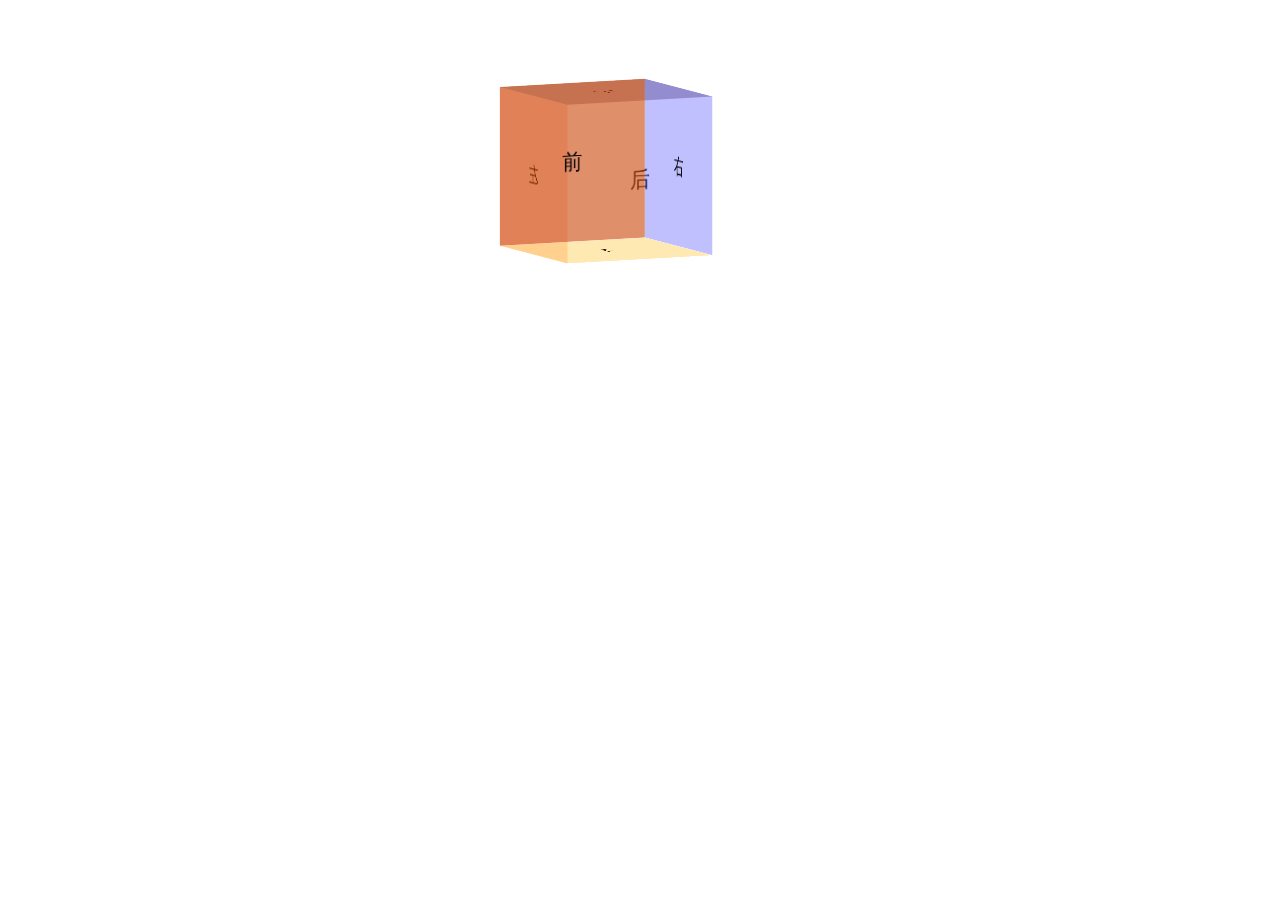
<file: css3/3D转换/立方体/index.html>
<!DOCTYPE html>
<html lang="en">
<head>
    <meta charset="UTF-8">
    <title></title>

    <style>
        *{margin: 0;padding: 0;list-style: none;}
        .box{
            position: relative;
            width: 160px;
            height: 160px;
            margin: 100px auto;
            line-height: 160px;
            text-align: center;
            font-size: 22px;
            transform-style: preserve-3d;
            transform:rotateX(7deg) rotateY(-25deg);
            animation: move 8s linear infinite ;


        }
        .box>div{
            position: absolute;
            width: 160px;
            height: 160px;
        }
        .box .left{
            background-color: rgba(255, 136, 85, 0.3);
            transform-origin: left;
            transform: rotateY(-90deg);
        }
        .box .right{
            background-color: rgba(49, 46, 255, 0.3);
            transform-origin: right;
            transform: rotateY(90deg);
        }
        .box .top{
            background-color: rgba(37, 6, 28, 0.3);
            transform-origin: top;
            transform: rotateX(90deg);
        }
        .box .bottom{
            background-color: rgba(255, 182, 1, 0.3);
            transform-origin: bottom;
            transform: rotateX(-90deg);
        }
        .box .first{
            background-color: rgba(203, 69, 8, 0.6);
            transform: translateZ(160px);
        }
        @keyframes move {
            0%{

            }
            100%{
                transform: rotateX(360deg) rotateY(360deg);
            }
        }
    </style>
</head>
<body>
<div class="box">
    <div class="first">前</div>
    <div class="left">左</div>
    <div class="top">上</div>
    <div class="bottom">下</div>
    <div class="right">右</div>
    <div class="last">后</div>
</div>
</body>
</html>
</file>
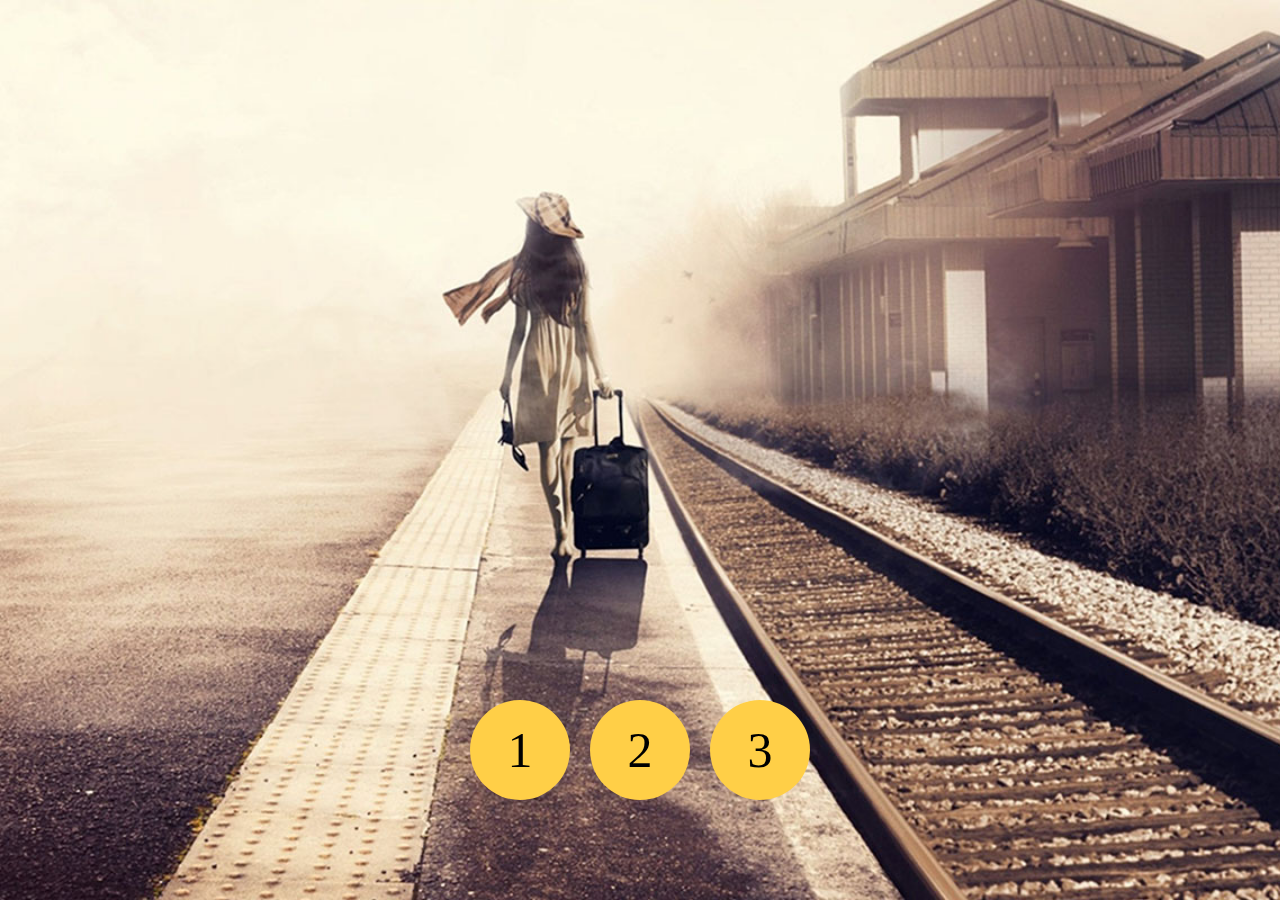
<file: css3/动画/全屏切换.html>
<!DOCTYPE html>
<html lang="en">
<head>
    <meta charset="UTF-8">
    <title>Title</title>
    <style>
        *{
            margin: 0;
            padding: 0;
            list-style: none;
            text-decoration: none;
        }
        html,body,.box{
            width: 100%;
            height: 100%;
            overflow: hidden;
        }
        .box{
            position: relative;
        }
        .pics{
            position: relative;
            list-style-type: none;
            width: 100%;
            height: 100%;
        }
        .pics li{
            position: absolute;
            width: 100%;
            height: 100%;
            top: 0;
            left: 0;
            background-size: cover;
        }
        .pics li:nth-child(1){
            background-image: url("images/bg1.jpg");
            z-index: 3;
        }
        .pics li:nth-child(2){
            background-image: url("images/bg2.jpg");
            z-index: 2;
        }
        .pics li:nth-child(3){
            background-image: url("images/bg3.jpg");
            z-index: 1;
        }
        .btn{
            position: absolute;
            bottom: 100px;
            width: 360px;

            left: 50%;
            margin-left: -180px;
            z-index: 99;
        }
        .btn li{
            float: left;
            width: 100px;
            height: 100px;
            line-height: 100px;
            text-align: center;
            font-size: 50px;
            border-radius: 50%;
            margin: 0 10px;
            background-color: #ffcf47;
        }
        .btn li a{
            display: inline-block;
            width: 100%;
            height: 100%;
            color: #000;
        }
        #pic1:target{
            z-index: 3;
            animation: slide 1s linear;
        }
        #pic2:target{
            z-index: 3;
            animation: scale 1s linear;
        }
        #pic3:target{
            z-index: 3;
            animation: rotate 1s linear;
        }
        @keyframes slide {
            0%{
                transform: translateX(-100%);
            }
            100%{
                transform: translateX(0);
            }
        }
        @keyframes scale {
            0%{
                transform: scale(0);
            }
            100%{
                transform: scale(1);
            }
        }
        @keyframes rotate {
            0%{
                transform: scale(0) rotate(0deg);
            }
            100%{
                transform: scale(1) rotate(360deg);
            }
        }
    </style>
</head>
<body>
<div class="box">
    <ul class="pics">
        <li id="pic1"></li>
        <li id="pic2"></li>
        <li id="pic3"></li>
    </ul>
    <ul class="btn">
        <li><a href="#pic1">1</a></li>
        <li><a href="#pic2">2</a></li>
        <li><a href="#pic3">3</a></li>
    </ul>
</div>
</body>
</html>
</file>
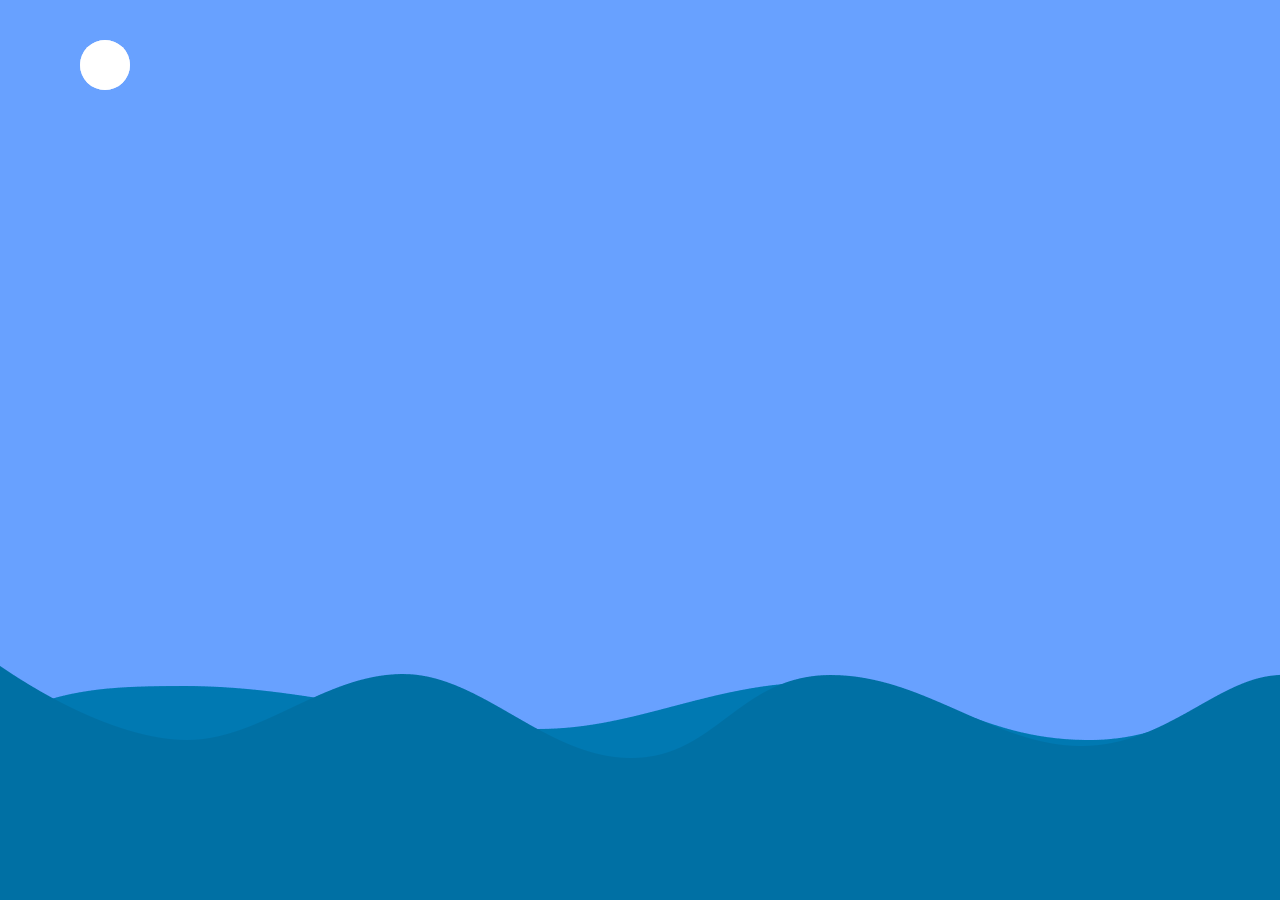
<file: css3/动画/大海波涛.html>
<!DOCTYPE html>
<html lang="en">
<head>
    <meta charset="UTF-8">
    <title></title>
    <style>
        body,html{
            background-color: #68a1ff;
            width: 100%;
            height: 100%;
            overflow: hidden;
        }
        *{margin: 0;padding: 0;}
        .sun{
            position: relative;
            width: 50px;
            height: 50px;
            border-radius: 50%;
            background-color: #fff;
            margin: 40px 80px;
        }
        .sun::before,.sun::after{
            content: " ";
            position: absolute;
            width: 50px;
            height: 50px;
            border-radius: 50%;
            left: 0;
            top: 0;
            background-color: rgba(255,255,255, .5);

        }
        .sun::before{
            animation: move 1.5s linear infinite;
        }
        .sun::after{
            animation: move 1.5s 0.5s linear infinite;
        }
        @keyframes move{
            0%{
                transform: scale(1);
                opacity: 1;
            }
            100%{
                transform: scale(2);
                opacity: 0;
            }
        }
        .bg1,.bg2{
            position: absolute;
            animation: move2 3s linear infinite;
        }
        .bg1{
            width: 100%;
            height: 211px;
            background: url("images/1.png");
            bottom: 20px;
        }
        .bg2{
            width: 100%;
            height: 235px;
            background: url("images/2.png");
            bottom: 0;
        }
        @keyframes move2 {
            0%{

            }
            50%{
                bottom: -20px;
            }
            100%{

            }
        }
    </style>
</head>
<body>
<div class="sun"></div>
<div class="bg1"></div>
<div class="bg2"></div>
</body>
</html>
</file>
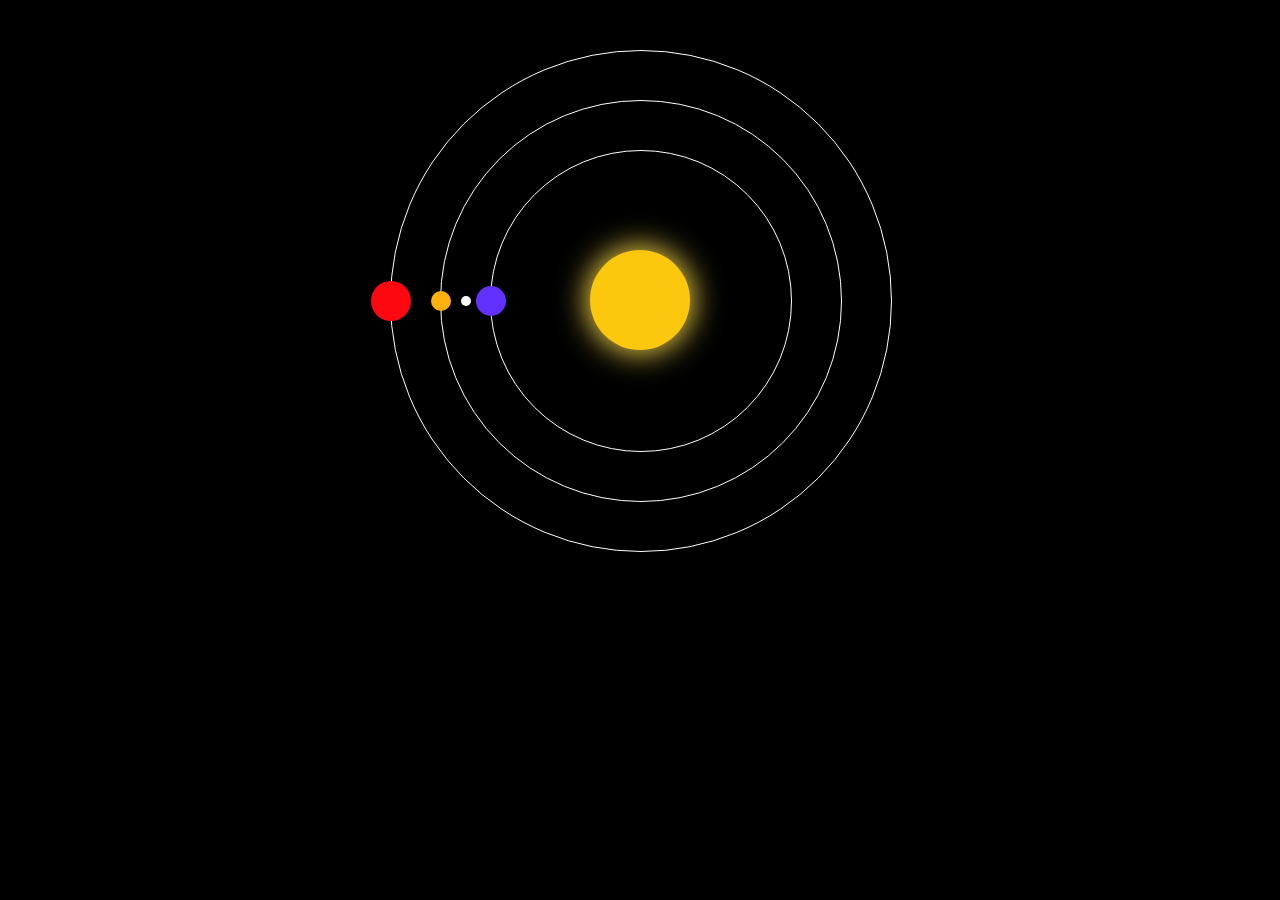
<file: css3/动画/太阳系.html>
<!DOCTYPE html>
<html lang="en">
<head>
    <meta charset="UTF-8">
    <title></title>
    <style>
        *{margin: 0;padding: 0;}
        body{
            background-color: #000;
            overflow: hidden;
        }
        .box{
            position: relative;
            width: 500px;
            height: 500px;
            margin: 50px auto;
        }
        .sun{
            position: absolute;
            width: 100px;
            height: 100px;
            border-radius: 50%;
            box-shadow: 0px 0px 30px 3px #f6d64b;
            background-color: #fcc80e;
            top: 50%;
            left: 50%;
            margin: -50px 0 0 -50px;
        }
        .small-ring{
            position: absolute;
            width: 300px;
            height: 300px;
            border: 1px solid #fff;
            border-radius: 50%;
            top: 50%;
            left: 50%;
            margin: -150px 0 0 -150px;
        }
        /*.small-ring::after{*/
             /*content: "";*/
             /*position: absolute;*/
             /*width: 30px;*/
             /*height: 30px;*/
             /*background-color: #6331ff;*/
             /*border-radius: 50%;*/
             /*top: 50%;*/
             /*left: -15px;*/
             /*margin-top: -15px*/
         /*}*/
        .small-ring .moom{
            position: absolute;
            width: 30px;
            height: 30px;
            background-color: #6331ff;
            border-radius: 50%;
            top: 50%;
            left: -15px;
            margin-top: -15px;
            /*中心点是以围绕的目标边缘取原点坐标*/
            /*transform-origin: 30px 5px;*/
            animation: move 5s linear infinite;
        }
        .small-ring .moom::after{
            content: "";
            position: absolute;
            width: 10px;
            height: 10px;
            background-color: #fff;
            border-radius: 50%;
            top: 50%;
            left: -10px;
            margin: -5px 0 0 -5px;
        }
        .min-ring{
            position: absolute;
            width: 400px;
            height: 400px;
            border: 1px solid #fff;
            border-radius: 50%;
            top: 50%;
            left: 50%;
            margin: -200px 0 0 -200px;
            animation: move 8s linear infinite;
        }
        .min-ring::after{
            content: "";
            position: absolute;
            width: 20px;
            height: 20px;
            border-radius: 50%;
            background-color: #ffb10e;
            top: 50%;
            left: -10px;
            margin-top: -10px;
        }
        .big-ring{
            position: absolute;
            width: 500px;
            height: 500px;
            border: 1px solid #fff;
            border-radius: 50%;
            top: 50%;
            left: 50%;
            margin: -250px 0 0 -250px;
            animation: move 10s linear infinite;
        }
        .big-ring::after{
            content: "";
            position: absolute;
            width: 40px;
            height: 40px;
            border-radius: 50%;
            background-color: #ff0711;
            top: 50%;
            left: -20px;
            margin-top: -20px;
        }
        @keyframes move {
            0%{

            }
            100%{
                transform: rotate(360deg);
            }
        }

    </style>
</head>
<body>
<div class="box">
    <div class="sun"></div>
    <div class="small-ring">
        <div class="moom"></div>
    </div>
    <div class="min-ring"></div>
    <div class="big-ring"></div>
</div>
</body>
</html>
</file>
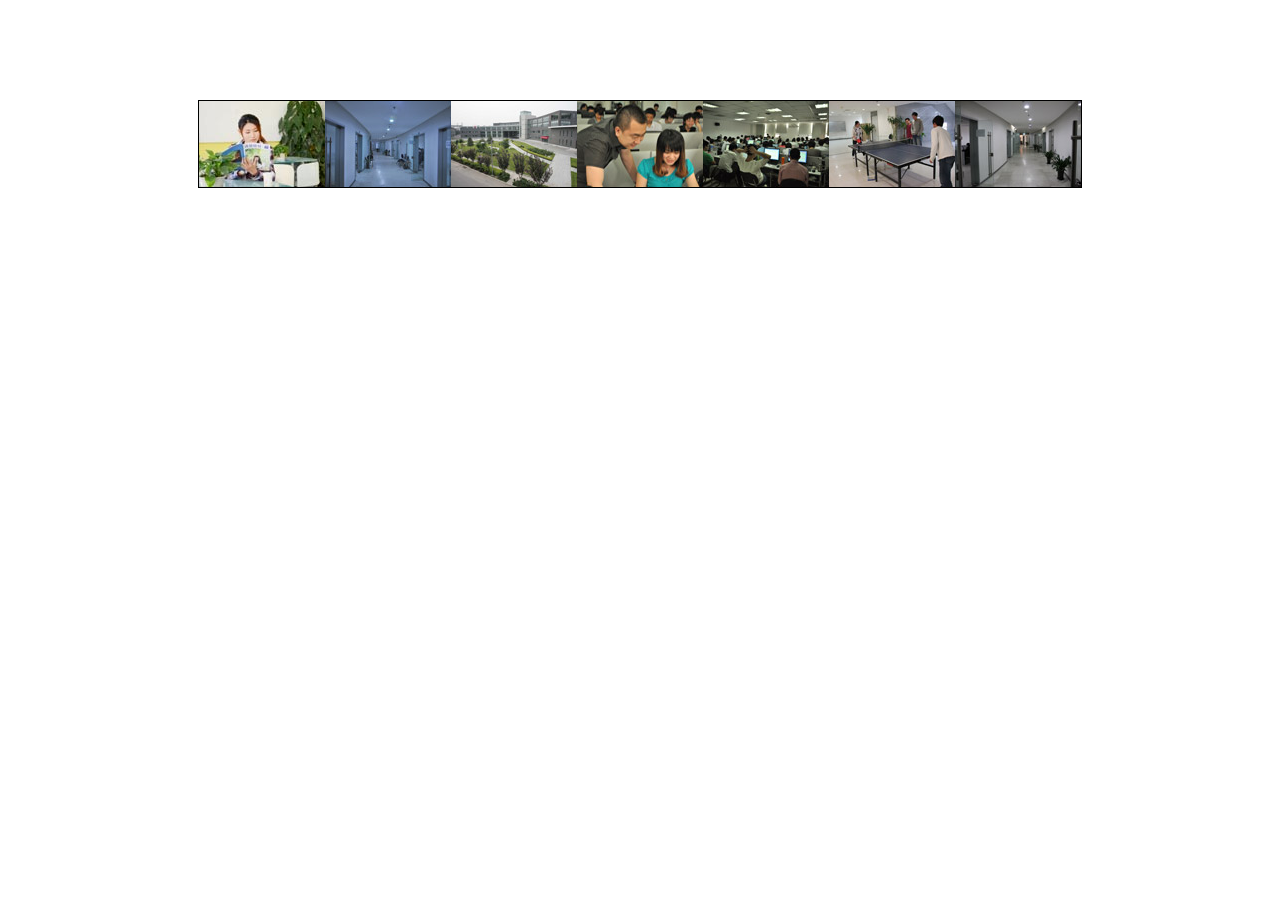
<file: css3/动画/无缝滚动.html>
<!DOCTYPE html>
<html lang="en">
<head>
    <meta charset="UTF-8">
    <title></title>
    <style>
        *{margin: 0;padding: 0;list-style: none;}
        img{vertical-align: middle;}
        .box{
            width: 882px;
            height: 86px;
            border: 1px solid #000;
            margin: 100px auto;
            overflow: hidden;
        }
        .box ul{
            width: 1764px;
            animation: move 7s linear infinite;
        }
        .box:hover ul{
            /*动画暂停*/
            animation-play-state: paused;
        }
        .box li{
            float: left;
            width: 126px;
            height: 86px;
        }
        .box li a{
            display: inline-block;
            width: 100%;
            height: 100%;
        }
        @keyframes move {
            0%{

            }
            100%{
                transform: translateX(-882px);
            }
        }

    </style>
</head>
<body>
<div class="box">
    <ul>
        <li><a href="#"><img src="images/1.jpg" alt=""></a></li>
        <li><a href="#"><img src="images/2.jpg" alt=""></a></li>
        <li><a href="#"><img src="images/3.jpg" alt=""></a></li>
        <li><a href="#"><img src="images/4.jpg" alt=""></a></li>
        <li><a href="#"><img src="images/5.jpg" alt=""></a></li>
        <li><a href="#"><img src="images/6.jpg" alt=""></a></li>
        <li><a href="#"><img src="images/7.jpg" alt=""></a></li>
        <li><a href="#"><img src="images/1.jpg" alt=""></a></li>
        <li><a href="#"><img src="images/2.jpg" alt=""></a></li>
        <li><a href="#"><img src="images/3.jpg" alt=""></a></li>
        <li><a href="#"><img src="images/4.jpg" alt=""></a></li>
        <li><a href="#"><img src="images/5.jpg" alt=""></a></li>
        <li><a href="#"><img src="images/6.jpg" alt=""></a></li>
        <li><a href="#"><img src="images/7.jpg" alt=""></a></li>
    </ul>
</div>
</body>
</html>
</file>
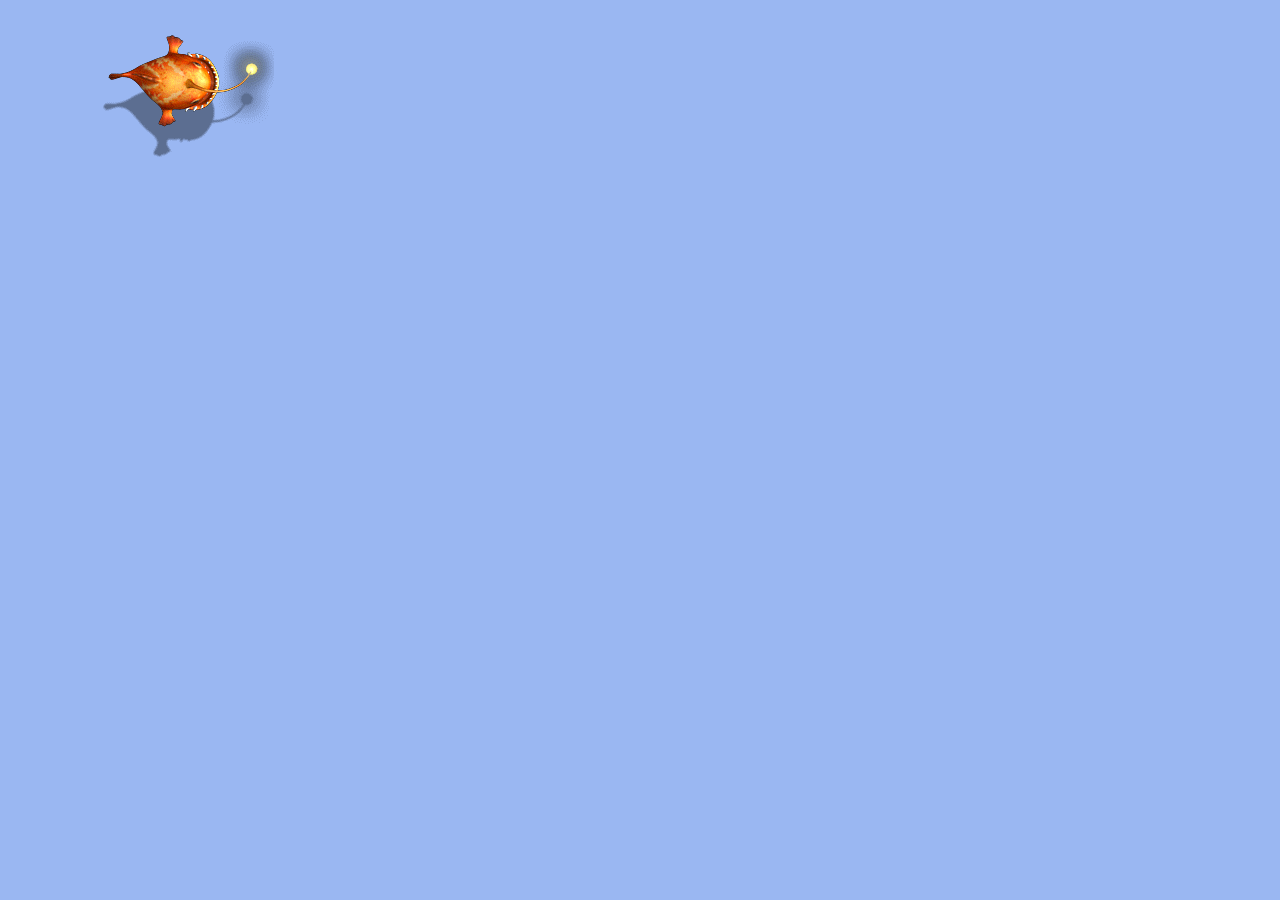
<file: css3/动画/鱼游动.html>
<!DOCTYPE html>
<html lang="en">
<head>
    <meta charset="UTF-8">
    <title></title>
    <style>
        *{margin: 0;padding: 0;}
        body{
            background-color: #9ab7f2;
            overflow: hidden;
        }
        .shark{
            transform: translateX(-509px);
            width: 509px;
            height: 258px;
            animation: run 20s linear infinite;
        }
        .shark1{
            width: 509px;
            height: 258px;
            background: url("images/shark1.png") no-repeat 0 0;
            animation: move 1s  steps(8)  infinite;
        }
        .fish{
            width: 174px;
            height: 124px;
            position: absolute;
            top: 35px;
            left: 100px;
            animation: run2 16s linear infinite;
        }
        .fish1{
            width: 174px;
            height: 124px;
            background: url("images/fish8.png") no-repeat 0 0;
            animation: move2 0.8s steps(8) infinite;
        }
        @keyframes run {
            0%{

            }
            100%{
                transform: translateX(1800px);
            }
        }
        @keyframes run2 {
            0%{}
            25%{
                transform: translate(600px) rotate(45deg);
            }
            50%{
                transform: translate(600px,350px) rotate(135deg);
            }
            75%{
                transform: translate(50px,300px) rotate(235deg);
            }
            100%{
                transform: translate(0,0) rotate(360deg);
            }

        }
        @keyframes move {
            0% {

            }
            100% {
                background-position: 0 -2160px;
            }
        }
        @keyframes move2 {
            0%{

        }
            100%{
                background-position: 0 -1008px;
            }
        }

    </style>
</head>
<body>
<div class="shark">
    <div class="shark1"></div>
</div>
<div class="fish">
    <div class="fish1"></div>
</div>
</body>
</html>
</file>
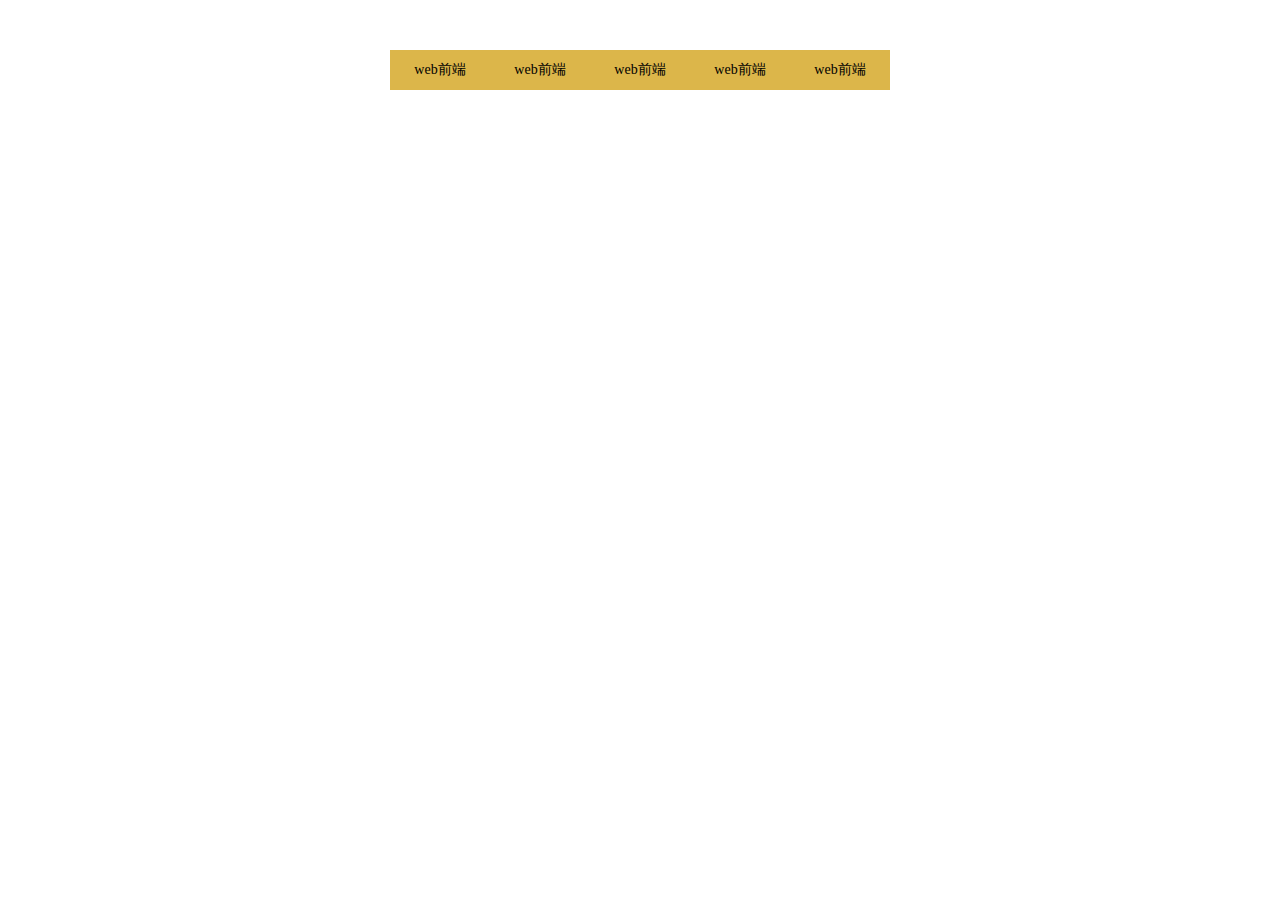
<file: css3/3D转换/3d导航/3d导航.html>
<!DOCTYPE html>
<html lang="en">
<head>
    <meta charset="UTF-8">
    <title></title>
    <style>
        *{margin:0;padding: 0;}
        ul{list-style: none;}
        .box{
            width: 500px;
            height: 40px;
            margin: 50px auto;
            line-height: 40px;
            text-align: center;
        }
        .box li{
            position: relative;
            float: left;
            width: 100px;
            height: 40px;
            font-size: 14px;
            transform-style: preserve-3d;
            /*transform: rotateX(-76deg) rotateY(30deg);*/
            transition: all 0.5s;
            cursor: pointer;

        }
        .box li span:nth-child(1){
            position: absolute;
            width: 100%;
            height: 100%;
            left: 0;
            background-color: #bf1f3a;
            transform: rotateX(90deg) translateZ(20px);
        }
        .box li span:nth-child(2){
            position: absolute;
            width: 100%;
            height: 100%;
            left: 0;
            background-color: #dcb64a;
            transform: translateZ(20px);
        }
        .box li:hover{
            transform: rotateX(-90deg);
        }

    </style>
</head>
<body>
<div class="box">
    <ul>
        <li>
            <span>传智播客</span>
            <span>web前端</span>
        </li>
        <li>
            <span>传智播客</span>
            <span>web前端</span>
        </li>
        <li>
            <span>传智播客</span>
            <span>web前端</span>
        </li>
        <li>
            <span>传智播客</span>
            <span>web前端</span>
        </li>
        <li>
            <span>传智播客</span>
            <span>web前端</span>
        </li>
    </ul>
</div>

</body>
</html>
</file>
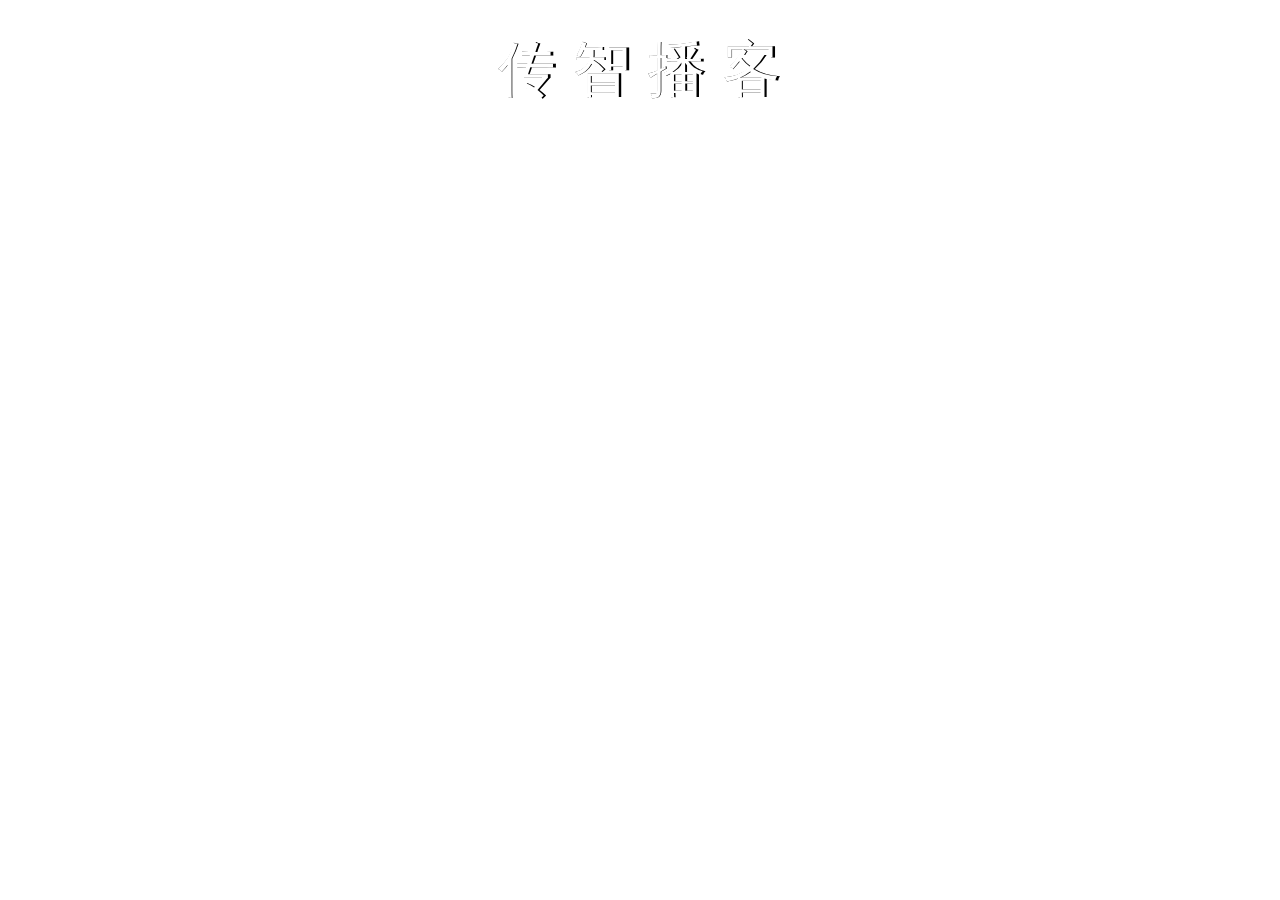
<file: css3/3D转换/反转的文字/反转的文字.html>
<!DOCTYPE html>
<html lang="en">
<head>
    <meta charset="UTF-8">
    <title></title>
    <style>
        *{margin: 0;padding: 0;}
        .box{
            width: 400px;
            height: 40px;
            line-height: 40px;
            text-align: center;
            margin: 50px auto;
            font-size: 60px;
            font-family: "Microsoft YaHei";
        }
        .box span{
            position: relative;
            color: #000;
        }
        .box span::before,
        .box span::after{
            content: attr(data-text);
            position: absolute;
            transform-origin: left;
            left: 0;
            transition: all 1s;
        }
        .box span::before{
            z-index: 3;
            color: #fff;
            transform: scaleX(0.95);
        }
        .box span::after{
            z-index: 2;
            color: rgba(0,0,0, .3);
        }
        .box:hover span::before{
            transform: rotateY(-35deg) skew(0,5deg);
        }
        .box:hover span::after{
            transform: skew(0,20deg);
        }


    </style>
</head>
<body>
<div class="box">
    <span data-text="传">传</span>
    <span data-text="智">智</span>
    <span data-text="播">播</span>
    <span data-text="客">客</span>
</div>
</body>
</html>
</file>
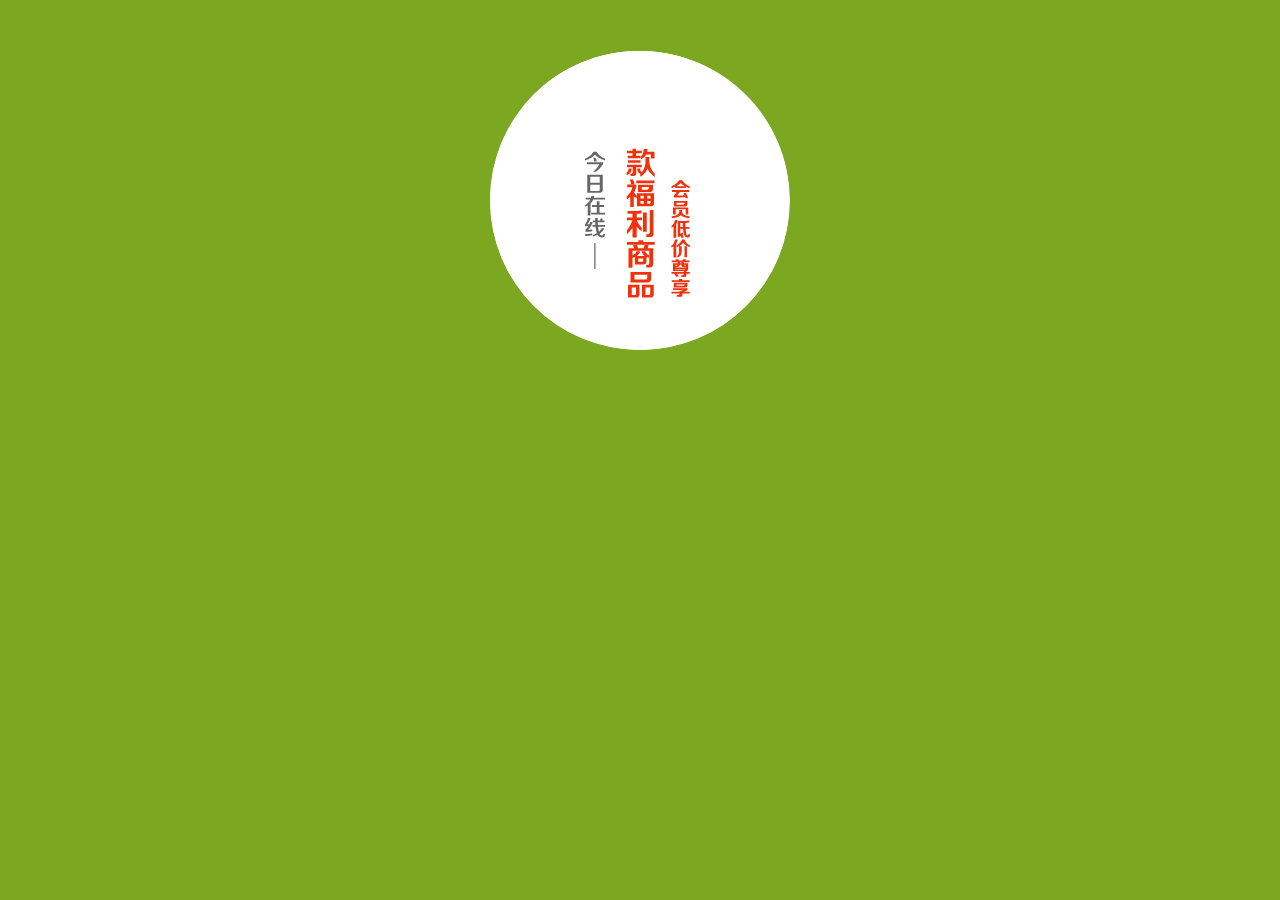
<file: css3/3D转换/百度钱包案例/百度钱包.html>
<!DOCTYPE html>
<html lang="en">
<head>
    <meta charset="UTF-8">
    <title></title>
    <style>
        *{margin:0;padding:0;}
        body{
            background-color: #7ca720;
        }
        .box{
            position: relative;
            width: 300px;
            height: 300px;
            margin: 50px auto;
            transition: all 3s;
            transform-style: preserve-3d;


        }
        .bottom, .top{
            position: absolute;
            width: 100%;
            height: 100%;
            border-radius: 50%;
            top: 0;
            left: 0;
        }

        .bottom{
            background: url("../images/bg.png") no-repeat 0 0;
            transform: translateZ(-100px);
        }
        .top{
            background: url("../images/bg.png") no-repeat -306px 0;
            transform: translateZ(100px);
        }
        .box:hover{
            transform: rotateY(180deg) translateZ(0px) ;
        }
    </style>
</head>
<body>
<div class="box">
    <div class="bottom"></div>
    <div class="top"></div>
</div>
</body>
</html>
</file>
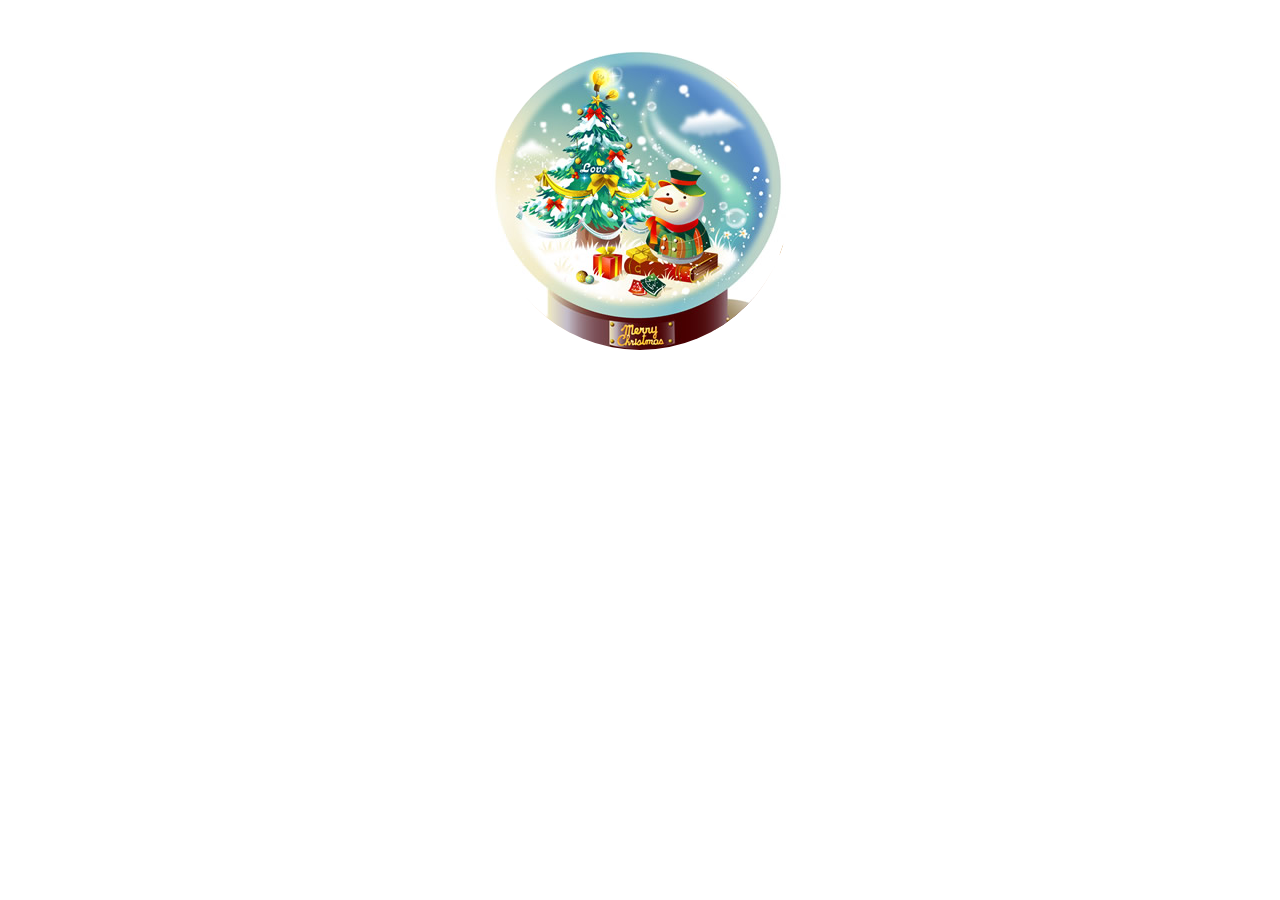
<file: css3/3D转换/音乐盒案例/音乐盒案列.html>
<!DOCTYPE html>
<html lang="en">
<head>
    <meta charset="UTF-8">
    <title></title>
    <style>
        *{margin:0;padding:0;}
        .box{
            position: relative;
            width: 300px;
            height: 300px;
            margin: 50px auto;
        }
        .bottom, .top{
            position: absolute;
            width: 100%;
            height: 100%;
            border-radius: 50%;
            top: 0;
            left: 0;
        }

        .bottom{
            background: url("../images/musicb.jpg");
        }
        .top{
            background: url("../images/musict.jpg");
            transition: transform 1s;
            transform-origin: bottom;
        }
        .box:hover .top{
            transform: rotateX(180deg);
        }
    </style>
</head>
<body>
    <div class="box">
        <div class="bottom"></div>
        <div class="top"></div>
    </div>
</body>
</html>
</file>
<file: kk音乐网首页/css/style.css>
/*各种icon统一样式*/
.icon-sprite{
    display: inline-block;
    background: url("../images/icon_sprite.png") no-repeat;
}

/*---------------------导航头部分开始-----------------*/
.header-container{
    width: 1200px;
    height: 142px;
    margin: 0 auto;
}
/*导航上开始*/
.header-container .header-top{
    height: 90px;
    line-height: 90px;
    border-bottom: 1px solid #f2f2f2;
}
/*logo*/
.header-top .header-logo{
    float: left;
    width: 190px;
    height: 52px;
    margin-top: 18px;
}
.header-top .header-logo a{
    display: inline-block;
    width: 100%;
    height: 100%;
}

/*上部分导航*/
.header-top .header-nav{
    float: left;
    width: 404px;
    height: 90px;
    margin: 0 29px 0 35px;
}
.header-top .header-nav li{
    float: left;
    width: 101px;
    height: 90px;
    /*line-height: 90px;*/
    text-align: center;
}
.header-top .header-nav li a{
    display: inline-block;
    width: 100%;
    height: 100%;
    font-size: 18px;
}
/*选中状态*/
.header-top a.header-nav-current{
    background-color: #31c27c;
    color: #fff;
}

/*搜索栏*/
.header-top .header-search{
    position: relative;
    float: left;
    width: 248px;
    height: 36px;
    margin-top: 26px;
    border: 1px solid #c9c9c9;
    border-radius: 20px;
}
.header-search .text{
    /*position: absolute;*/
    display: inline-block;
    width: 212px;
    height: 36px;
    padding-left: 14px;
    font-size: 14px;
    font-family: "Microsoft yahei";
    vertical-align: top;
    line-height: 36px;
    box-sizing: border-box;

    /*top: 0;*/
    /*left: 14px;*/
}
.header-search .search-btn{
    position: absolute;
    float: right;
    width: 36px;
    height: 36px;
    cursor: pointer;
    box-sizing: border-box;
    top: 0;
    right: 0;
    padding: 10px;
}
.header-search .search-btn i{
    position: absolute;
    width: 16px;
    height: 16px;
    background: url("../images/icon_sprite.png") no-repeat 0 -40px;
}
.header-search .search-btn:hover i{
    background-position: 0 -60px;
}

/*登陆*/
.header-top .header-login{
    float: right;
    width: 283px;
    height: 40px;
    margin-top: 24px;
}
.header-login a{
    float: left;
    line-height: 40px;
    text-align: center;
    font-size: 14px;
    border-radius: 3px;
}
.header-login .login{
    width: 60px;
    height: 40px;
}

/*绿钻*/
.header-login .open-green{
    width: 115px;
    color: #fff;
    margin: 0 10px;
    background-color: #31c27c;
}
/*VIP*/
.header-login .open-vip{
    width: 86px;
    height: 38px;
    border: 1px solid #c9c9c9;
}
/*导航下部分*/
.header-container .header-subNav{
    padding-left: 225px;
    height: 50px;
}
.header-container .header-subNav li{
    float: left;
    width: 80px;
    height: 50px;
    line-height: 50px;
    text-align: center;
}
.header-container .header-subNav li a{
    display: inline-block;
    width: 100%;
    height: 100%;
    font-size: 15px;
}
/*选中状态*/
.header-subNav a.subNav-current{
    color: #31c27c;
}


/*------------------main部分开始-------------------------*/
/*main背景*/
.main{
    position: relative;
    overflow: hidden;
}
#newSong{
    height: 735px;
    background: url("../images/cont/newSong_bg.jpg") no-repeat center;
}
/*main中心内容*/
.main-inner{
    position: relative;
    width: 1200px;
    margin: 0 auto;
}

/*标题*/
.main .main-title{
    position: relative;
    width: 490px;
    height: 46px;
    margin: 0 auto 50px;
    padding-top: 80px;
}
.main-title h2{
    font-size: 48px;
    line-height: 46px;
    text-align: center;
    color: #fff;
    font-weight: lighter;
}

/*两边横线*/
.main-title .line{
    position: absolute;
    width: 72px;
    height: 1px;
    background-color: #fff;
    top: 104px;
    opacity: 0.2;
}
.main .line-left{
    left: 0;
}
.main .line-right{
    right: 0;
}

/*tab栏*/
.main .main-tab{
    height: 50px;
    line-height: 50px;
    font-size: 0;
    text-align: center;
}
.main .main-tab span{
    display: inline-block;
    width: 50px;
    margin: 0 18px;
}
.main-tab span a{
    display: inline-block;
    width: 100%;
    height: 100%;
    color: #fff;
    opacity: 0.5;
    font-size: 16px;
}
.main-tab span a:hover{
    opacity: 1;
}
.main-tab .right{
    float: right;
}
.main-tab .right a{
    opacity: 1;
}
.main-tab .right i{
    display: inline-block;
    width: 7px;
    height: 12px;
    margin-left: 6px;
    background-position: -40px -260px;
}

/*选中效果*/
.main .main-tab .tab-current{
    opacity: 1;
}

/*轮播*/
.main-slider{
    width: 1200px;
    overflow: hidden;
}
.main-slider .slider-wrap{
    position: relative;
    width: 4800px;
    height: 414px;
}
.main-slider li{
    float: left;
    width: 300px;
    height: 414px;
}
/*轮播图片操作*/
.main-music-img{
    position: relative;
    width: 300px;
    height: 300px;
    overflow: hidden;
}
.main-music-img img{
    width: 100%;
    height: 100%;
    transition: all 0.4s;
}
.main-slider li:hover img{
    transform: scale(1.04);
}

/*遮罩层*/
.main-inner .mask{
    position: absolute;
    width: 100%;
    height: 100%;
    background-color: #000;
    opacity: 0;
    filter: alpha(opacity=40);
    top: 0;
    left: 0;
    transition: all 0.4s;
}
.main-slider li:hover .mask{
    opacity: 0.5;
}
/*播放图标*/
.main .icon-play{
    position: absolute;
    width: 70px;
    height: 70px;
    background: url("../images/icon_play.png");
    opacity: 0;
    top: 50%;
    left: 50%;
    margin: -35px 0 0 -35px;
    transform: scale(0.7);
    transition: all 0.4s;
}
.main-slider li:hover .icon-play{
    opacity: 0.8;
    transform: scale(1);
}
/*下方信息内容*/
.main-slider .main-music-info{
    position: relative;
    height: 114px;
    background-color: rgba(0,0,0, .8);
    text-align: center;
    font-size: 16px;
}
.main-slider li:hover .main-music-info{
    background-color: #31c27c;
}
.main-slider .main-music-title a{
    height: 60px;
    line-height: 70px;
    color: #fff;
}
.main-slider .main-music-title i{
    position: absolute;
    width: 20px;
    height: 20px;
    background-position: -180px -100px;
    top: 26px;
    right: 50px;
    opacity: 0;
    transition: all 0.4s;
}
.main-slider li:hover .main-music-title i{
    opacity: 1;
}
.main-music-info .author{
    height: 25px;
    line-height: 25px;
    color: #999;
}
.main-slider li:hover .author{
    color: #c1e9d5;
}

/*轮播图下方条形按钮*/
.main-slider .slider-control{
    text-align: center;
    overflow: hidden;
    font-size: 0;
    margin-top: 45px;
}
.slider-control span{
    display: inline-block;
    width: 30px;
    padding: 10px 0;
    cursor: pointer;
    margin: 0 5px;
}
.slider-control span i{
    display: block;
    height: 1px;
    background-color: rgba(255,255,255, .4);
}
.slider-control .control-cur i{
    background-color: rgba(255,255,255,1);
}

/*左右箭头*/
.main-operate .slider-prev,
.main-operate .slider-next {
    position: absolute;
    width: 72px;
    height: 108px;
    top: 50%;
    background-color: rgba(255,255,255, .1);
    margin-top: -56px;
    z-index: 999;
}
.main-operate .slider-prev{
    transition:all 0.4s;
    left: -72px;
}
.main-operate .slider-next{
    right: -72px;
    transition: all 0.4s;
}
.main .main-operate .slider-prev i,
.main .main-operate .slider-next i{
    position: absolute;
    width: 11px;
    height: 18px;
    top: 50%;
    left: 50%;
    margin: -5.5px 0 0 -9px;
}
.main .main-operate .slider-prev i{
    background-position: -180px 0;
}
.main .main-operate .slider-next i{
    background-position: -160px 0;
}

/*箭头hover*/
.main:hover .main-operate .slider-prev{
    left: 0;
}
.main:hover  .slider-next{
    right: 0;
}
.main-operate .slider-prev:hover,
.main-operate .slider-next:hover{
    background-color: #31c27c !important;
    width: 80px;
}


/*----------------------------精彩推荐开始---------------------------*/
#recommend {
    height: 610px;
}

/*精彩推荐标题*/
#recommend .main-title h2,
#hot .main-title h2,
#mv-play .main-title h2{
    color: #000;
    font-weight: normal;
}
#recommend .main-title .line,
#hot .main-title .line,
#mv-play .main-title .line{
    background-color: #000;
}

/*旋转木马*/
.main-inner .carousel{
    width: 100%;
    height: 370px;
}
.carousel .carousel-slider{
    position: relative;
    overflow: hidden;
    height: 300px;
}
.carousel-slider .item{
    position: absolute;
    width: 750px;
    height: 300px;
    opacity: 0;
    top: 0;
    left: 0;
    z-index: 1;
    transition: all 0.5s ease-out;
}
.carousel-slider .item img{
    width: 750px;
    height: 300px;
}
.carousel .carousel-slider .item-pic1{
    transform: translate3d(-224px,0,0) scale(0.81);
}
.carousel .carousel-slider .item-pic2{
    z-index: 2;
    opacity: 0.8;
    transform-origin: left;
    transform: translate3d(0,0,0) scale(0.81);
}
.carousel .carousel-slider .item-pic3{
    z-index: 3;
    opacity: 1;
    transform: translate3d(240px,0,0) scale(1);
}
.carousel .carousel-slider .item-pic4{
    z-index: 2;
    opacity: 0.8;
    transform-origin: right;
    transform: translate3d(449px,0,0) scale(0.81);
}
.carousel .carousel-slider .item-pic5{
    transform: translate3d(672px,0,0) scale(0.81);
}
.carousel .carousel-slider .item-pic6{
    transform: translate3d(896px,0,0) scale(0.81);
}

/*下方条形控制按钮*/
.carousel .slider-control,
#hot .main-slider .slider-control {
    text-align: center;
    margin-top: 50px;
}
.carousel .slider-control i,
#hot .main-slider .slider-control i{
    background-color: #919191;
}
.carousel .slider-control .control-cur i,
#hot .slider-control .control-cur i{
    background-color: #000;
}

/*hover*/
#recommend .main-operate .slider-prev,
#recommend .main-operate .slider-next,
#hot .main-operate .slider-prev,
#hot .main-operate .slider-next {
    background-color: rgba(0, 0, 0, .3);
}


/*-------------------------排行榜开始-------------------------*/

#rank{
    height: 830px;
    background: url("../images/cont/rank_bg.jpg");
}
.rank-list{
    overflow: hidden;
}
.rank-list,.rank-list a{
    color: #fff;
}

/*四个排行榜统一样式*/
.rank-list .rank-list-item{
    position: relative;
    float: left;
    width: 25%;
    height: 568px;
    transition: all 0.4s;
    overflow: hidden;
}

/*背景*/
/*背景统一样式*/
.rank-bg{
    position: absolute;
    width: 100%;
    height: 100%;
    background: url("../images/cont/rank_list_bg.jpg") no-repeat;
    top: 0;
    left: 0;
    transition: all 0.4s;
}
.rank-list .list-item-1 .rank-bg{
    background-position: 0 0;
}
.rank-list .list-item-2 .rank-bg{
    background-position: -300px 0;
}
.rank-list .list-item-3 .rank-bg{
    background-position: -600px 0;
}
.rank-list .list-item-4 .rank-bg{
    background-position: -900px 0;
}

/*排行榜名*/
.rank-list .rank-title{
    /*margin-top: 60px;*/
    position: relative;
    height: 200px;
    line-height: 200px;
    font-size: 36px;
    text-align:center;
    margin: 30px 0 ;
}
/*巅峰榜*/
.rank-list .rank-title i{
    position: absolute;
    width: 65px;
    height: 22px;
    background: url("../images/main_title.png") no-repeat 0 -300px;
    top: 50px;
    left: 50%;
    margin-left: -32.5px;
}

/*排行榜歌曲列表*/
.rank-list .song-list{
    position: relative;
    height: 220px;
    margin-top: 90px;
    margin-left: 60px;
}
.rank-list .song-list li{
    height: 45px;
    margin-top: 10px;
}
.rank-list .song-list li a{
    font-size: 16px;
}
/*作者*/
.rank-list .song-list .song-author{
    padding-left: 15px;
    line-height: 30px;
}

/*hover 遮罩层 播放图标 背景缩放*/
.rank-list-item .icon-play{
    top: 225px;
}
.rank-list-item:hover .rank-bg{
    transform: scale(1.05);
}
.rank-list-item:hover  .mask{
    opacity: 0.3;
}
.rank-list-item:hover .icon-play{
    opacity: 0.8;
    transform: scale(1);
}

/*热门歌单*/
#hot{
    height: 710px;
}
.slider-wrap .info-event .main-music-info{
    background-color: #414141;
}


/*-------------------------------MV开始-------------------------*/
#mv-play{
    height: 860px;
    background-color: #e6e6e6;
}

/*tab栏*/
#mv-play .main-tab a{
    color: #353535;
    opacity:  .5;
}
#mv-play .main-tab .tab-current{
    opacity: 1;
}
#mv-play .main-tab i{
    background-position: -120px -40px;
}
/*tab栏hover*/
#mv-play .main-tab .right:hover a{
    color: #31c27c;
}
#mv-play .main-tab .right:hover i{
    background-position: -120px -60px;
}

/*mv列表*/
#mv-play .mv-list{
    width: 100%;
    overflow: hidden;
}
#mv-play .mv-list li{
    float: left;
    width: 300px;
    height: 304px;
}
#mv-play .mv-list .main-music-img{
    height: 170px;
}
.mv-list  .main-music-info{
    padding: 38px 0;
    text-align: center;
}
.mv-list  .main-music-info .author{
    height: 34px;
    line-height: 34px;
}
.mv-list  .main-music-info .play-total{
    position: relative;
    padding-left: 16px;
    color: #999;
}
.main-music-info .play-total i{
    position: absolute;
    width: 19px;
    height: 12px;
    background-position: -180px -20px;
    top: 4px;
    left: -8px;
}


/*鼠标Hover*/
/*具体变化的是元素，而不是样式*/
#mv-play .mv-list li:hover i{
    opacity: 1;
    transform: scale(1);
}
#mv-play .mv-list li:hover img{
    transform: scale(1.05);
}


/*---------------------尾部--------------------------*/
.footer{
    height: 470px;
    background-color: #333;
}
.footer-inner{
    width: 1200px;
    margin: 0 auto;
    overflow: hidden;
}
.footer-info{
    height: 362px;
    overflow: hidden;
}

/*下载部分*/
.footer-info_download,
.footer-info_product,
.footer-info_link{
    float: left;
}
.footer-info_download ul,
.footer-info_product ul{
    margin-left: -29px;
}
.footer-info h3{
    margin: 75px 0 30px;
    height: 40px;
    line-height: 40px;
    color: #999;
}
.footer-info_download li,
.footer-info_product li,
.footer-info_link li{
    float: left;
    text-align: center;
}
.footer-info_download span,
.footer-info_product span{
    color: #999;
}

/*图标*/
.footer-icon{
    display: block;
    height: 43px;
    margin: 0 29px 14px;
    background: url("../images/footer_icons.png") no-repeat;
}
.footer-info_download .pc-icon{
    width: 37px;
    background-position: -3px -6px;
}
.footer-info_download .mac-icon{
    width: 46px;
    background-position: -92px -6px;
}
.footer-info_download .android-icon{
    width: 37px;
    background-position: -190px -3px;
}
.footer-info_download .iphone-icon{
    width: 34px;
    background-position: -279px -5px;
}


/*特色产品*/
.footer-info_product{
    width: 300px;
    margin-left: 115px;
}
.footer-info_product li{
    margin: 0 5px 18px 0;
}
.footer-info_product li a,
.footer-info_link li a,
.footer-copyright a {
    color: #999;
}
/*图标*/
.footer-info_product .icon-kg{
    width: 41px;
    height: 42px;
    background-position: -370px -4px;
}
.footer-info_product .icon-ss{
    width: 34px;
    height: 41px;
    background-position: -464px -5px;
}
.footer-info_product .icon-qp{
    width: 40px;
    height: 42px;
    background-position: -563px -4px;
}

/*友情链接*/
.footer-info_link{
    width: 300px;
    margin-left: 128px;
}
.footer-info_link li{
    width: 100px;
    height: 40px;
    text-align: left;
}

/*版权*/
.footer-copyright{
    height: 90px;
    text-align: center;
}
.footer-copyright .size{
    font-size: 13px;
}
.footer-copyright p{
    height: 30px;
    line-height: 30px;
    color: #999;
    font-size: 0;
}
.footer-copyright span{
    display: inline-block;
    width: 1px;
    height: 10px;
    background-color: #999;
    margin: 0 5px;
}
.footer-copyright p a{
    display: inline-block;
    font-size: 13px;
}


/*图标hover*/
.footer-info_download li:hover .pc-icon {
    width: 37px;
    background-position: -3px -55px;
}
.footer-info_download li:hover .mac-icon{
    width: 46px;
    background-position: -92px -55px;
}
.footer-info_download li:hover .android-icon{
    width: 37px;
    background-position: -190px -52px;
}
.footer-info_download li:hover .iphone-icon{
    width: 34px;
    background-position: -279px -53px;
}

/*a链接hover*/
.footer-info_download li:hover span,
.footer-info_product li:hover span,
.footer-info_product li:hover a,
.footer-info_link li:hover a{
    color: #31c27c;
}

.footer-info_product li:hover .icon-kg{
    background-position: -370px -53px;
}
.footer-info_product li:hover .icon-ss{
    background-position: -464px -54px;
}
.footer-info_product li:hover .icon-qp{
    background-position: -563px -53px;
}
</file>
<file: 全屏滚动/css/style.css>
html, body, div, span, h1, h2, h3, h4, h5, h6, p, em, small, strong, dl, dt, dd, ol, ul, li {
    margin: 0;
    padding: 0;
    font-size: 100%;
}
em, strong, i {
    font-style: normal;
}
h1, h2, h3, h4, h5, h6 {
    font-weight: normal;
}
body {
    line-height: 1;
    font-size: 14px;
    font-family: "Microsoft Yahei";
    color: #333;
    background-color: #fff;
}
ul, ol {
    list-style: none;
}
a {
    display: block;
    color: #fff;
    text-decoration: none;
}
/*a:hover {
    color: #31c27c;
}*/
input, button {
    padding: 0;
    border: none;
    outline: none;
    background: none;
}
img {
    vertical-align: top;
    border: none;
}

.wrap{
    position: relative;
    width: 1190px;
    margin: 0 auto;
}
/*.section{*/
    /*position: relative;*/
    /*overflow: hidden;*/
/*}*/
/*第一屏背景图*/
#main .section1-bg{
    position: absolute;
    width: 100%;
    height: 100%;
    z-index: 1;
    top: 0;
    left: 0;
}
#main .section1-bg img{
    width: 100%;
    height: 100%;
}

/*菜单*/
.menu-container{
    position: fixed;
    width: 40%;
    height: 100%;
    z-index: 6;
    top: 0;
    left: 0;
}
/*菜单按钮*/
.menu-btn{
    position: absolute;
    top: 45px;
    left: 40px;
    cursor: pointer;
    z-index: 7;
}
.menu-btn > .menu-btn_left{
    float: left;
}
.menu-btn > .menu-btn_left span{
    display: block;
    width: 25px;
    height: 3px;
    border-radius: 6px;
    margin: 5px 0;
    background-color: #fff;
}
.menu-btn > .menu-btn_right{
    float: left;
    height: 29px;
    line-height: 29px;
    margin-left: 10px;
    font-size: 18px;
    font-weight: bold;
    color: #fff;
}

/*遮罩层*/
.menu-container > .menu-mask{
    position: absolute;
    width: 100%;
    height: 100%;
    background-color: rgba(0,0,0, .3);
    top: 0;
    left: -100%;
    z-index: 5;
}
/*菜单列表*/
.menu-container > .menu-list{
    position: absolute;
    z-index: 5;
    top: 76px;
    left: 95px;
}
.menu-container > .menu-list li{
/*    width: 250px;*/
    margin-top: 35px;
    margin-left: -155%;
    color: #fff;
    line-height: 45px;
   /* text-align: left;*/
    transition: all 300ms;
    font-size: 26px;
    font-weight: bold;
    cursor: pointer;
}
.menu-list .list-style {
     float: left;
     width: 15px;
     height: 15px;
     margin: 16px 10px 0 0;
     -webkit-border-radius: 50%;
     -moz-border-radius: 50%;
     border-radius: 50%;
     background-color: #fff;
     opacity: 0;
 }
.menu-list li:hover .list-style{
     opacity: 1;
 }

 /*中心动画*/
 .st-animate{
     position: absolute;
     top: 50%;
     left: 50%;
 }
.st-animate > img{
    width: 100%;
    height: 100%;
}
.section1-animate{
    position: relative;
    width: 600px;
    height: 600px;
    top: 0;
    margin: 0 auto;
    z-index: 2;
}
.section1-animate > .animate-center{
    margin: -500px 0 0 -161px;
    opacity: 0;
    transition: all 0.7s;
}
.active .animate-center{
    margin-top: -135px;
    transition-delay: 0.5s;
    -webkit-transition-delay: 0.5s;
    opacity: 1;
}
.section1-animate > .animate-outerring{
    margin: -285px 0 0 -196px;
}
.section1-animate > .animate-innerring{
    margin: -219px 0 0 -212px;
    -webkit-animation: move 5s linear infinite;
    -o-animation: move 5s linear infinite;
    animation: move 5s linear infinite;
}
@keyframes move {
    0%{}
    100%{
        transform: rotate(360deg);
    }
}

/*中心动画 ，下方文字*/
.gradient-font{
    position: absolute;
    width: 100px;
    height: 50px;
    text-align: center;
    font-size: 18px;
    bottom: 68px;
    left: 50%;
    margin-left: -50px;
}
.gradient-font span{
    background: -webkit-linear-gradient(right, #3caf5a 30%, #ffffff 50%,#3caf5a 70%);
    -webkit-background-clip: text;
    -webkit-text-fill-color: transparent;
    text-fill-color: transparent;
    color: #fff;
    animation: to_right 2s linear infinite;
    -webkit-animation: to_right 2s linear infinite ;
}
@keyframes to_right {
    0%{

    }
    100%{
        background-position: 90px 0;
    }
}
@-webkit-keyframes to_right {
    0%{

    }
    100%{
        background-position: 90px 0;
    }
}
.gradient-font > .mouse{
    position: absolute;
    width: 21px;
    height: 34px;
    top:24px;
    left: 50%;
    margin-left: -10px;
}
.gradient-font > .mouse > i {
    position: absolute;
    width: 2px;
    height: 8px;
    background-color: #fff;
    border-radius: 6px ;
    top: 5px;
    left: 50%;
    margin-left: -1px;
    animation: mousedown 2s linear infinite;
    -webkit-animation: mousedown 2s linear infinite;
}
@keyframes mousedown {
    0%{
        top: 5px;
        opacity: 1;
    }
    50%{
        top: 8px;
        opacity: 0.7;
    }
    100%{
        top: 10px;
        opacity: 0;
    }
}


/*第二屏*/
.section2{
    background: url("../images/index/FirstScreen2.jpg") no-repeat;
    background-size: cover;
}
.content{
    position: absolute;
    width: 730px;
    line-height: 30px;
    color: #fff;
    text-align: center;
    font-size: 16px;
    letter-spacing: 5px;
    opacity: 0;
    top: 0;
    left: 50%;
    margin-left: -365px;
    z-index: 4;
    animation: fadeInDown 0.5s forwards 1s;
    -webkit-animation: fadeInDown 0.5s forwards 1s ;
    transition: all 0.8s;
    -webkit-transition: all 0.8s;
}
.active .content{
    top: 25%;
    transition-delay: 0.5s;
    -webkit-animation-delay: 0.5s;

}
/*第二屏动画*/
.uesr-service{
    position: absolute;
    min-width: 1100px;
    left: 50%;
    margin-left: -500px;

}
.service{
    float: left;
    height: 160px;
    padding-top: 300px;
    text-align: center;
    font-size: 12px;
    margin: 0 56px;
    opacity: 0;
    transition: all 0.5s;
}
.active .service1{
    transition-delay: 0.7s;
    -webkit-transition-delay: 0.7s;
}
.active .service2{
    transition-delay: 0.9s;
    -webkit-transition-delay: 0.9s;
}
.active .service3{
    transition-delay: 1.1s;
    -webkit-transition-delay: 1.1s;
}
.active .service4{
    transition-delay: 1.3s;
    -webkit-transition-delay: 1.3s;
}
.active .service{
    opacity: 1;
    padding-top: 0;
}

.service i{
    display: block;
    width: 93px;
    height: 92px;
    margin: 0 auto;
    transition: all 1s linear;
}
.service .service-info{
    margin-top: 28px;
}
.service-info span{
    display: block;
    margin-top: 3px;
}
.service1 i{
    background: url("../images/index/book.png") no-repeat;
}
.service2 i{
    background: url("../images/index/pc.png") no-repeat;
}
.service3 i{
    background: url("../images/index/ipod.png") no-repeat;
}
.service4 i{
    background: url("../images/index/Aphone.png") no-repeat;
}
@keyframes fadeInDown {
    0%{
        opacity: 0;
        transform: translateY(-100%);
    }
    100%{
        opacity: 1;
        transform: none;
    }
}
@-webkit-keyframes fadeInDown {
    0%{
        opacity: 0;
        transform: translateY(-100%);
    }
    100%{
        opacity: 1;
        transform: none;
    }
}

/*第三屏*/
.section3{
    background: url("../images/index/FirstScreen3.jpg") no-repeat;
    background-size: cover;
}
.section3-title{
    height: 100px;
    text-align: center;
    color: #fff;
    font-size: 50px;
    font-weight: bold;
}
.case{
    float: left;
    width: 270px;
    border-bottom: 2px solid #c0c0c0;
    padding-bottom: 15px;
    margin: 0 12px;
}
.case:hover{
    border-bottom-color: #3caf5a;
}
.case-img{
    position: relative;
    width: 270px;
    height: 220px;

}
.case-img i{
    position: absolute;
    opacity: 0;
    top: 50%;
    transition: all 0.5s;
}
.case-img .icon-left{
    width: 67px;
    height: 67px;
    background: url("../images/index/zoom_1.png") no-repeat;
    left: 0;
    margin-top: -33px;
}
.case-img .icon-right{
    width: 23px;
    height: 23px;
    background: url("../images/index/zoom_2.png") no-repeat;
    right: 0;
    margin-top: -11px;
}
.case-img .mask{
    position: absolute;
    width: 100%;
    height: 100%;
    background-color: #97fe0f;
    opacity: 0;
    top: 0;
    left: 0;
    transition: all 300ms;
}
.case-img:hover .mask{
    opacity: .5;
}
.case-img:hover .icon-left{
    left: 50%;
    margin-left: -33.5px;
    opacity: 1;
}
.case-img:hover .icon-right{
    right: 50%;
    margin-right: -11.5px;
    opacity: 1;
}
.case-info{
    margin-top: 20px;
}
.case-time{
    display: inline-block;
    margin-top: 15px;
    color: #787878;
}

/*第四屏*/
.section4{
    width: 100%;
    height: 100%;
    background:url("../images/index/2zhehzoa.jpg"),url("../images/index/FirstScreen4.jpg") no-repeat ;
    background-size: cover;
}
.wrap-ready{
    position: relative;
    width: 375px;
    height: 245px;
    margin: 0 auto;
    color: #fff;
}
.wrap-ready span{
    position: absolute;
    font-size: 28px;
    font-weight: bold;
    letter-spacing: 4px;
    opacity: 0;
    top: -100%;
    left: 28px;
    transition: all 1s;
}
.active span{
    opacity: 1;
    top: 25px;
    transition-delay: 0.5s;
    -webkit-transition-delay: 0.5s;
}
.Progress-ball{
    position: absolute;
    width: 75px;
    height: 75px;
    background: url("../images/index/go.png") no-repeat;
    bottom: 0;
    left: 50%;
    margin-left: -37.5px;
}


/*修改原导航的默认样式*/
#fp-nav ul li a.active span,
.fp-slidesNav ul li a.active span {
    background: #fff; /*这里设置的是活动导航的颜色*/
}
#fp-nav ul li a span,
.fp-slidesNav ul li a span {
    border: 1px solid #3FB560;/*这里设置的是非活动导航的颜色*/
}
</file>
<file: 微金所/css/main.css>
/*bootstrap扩展样式*/
.nav-pills > li {
    float: left;
    margin-bottom: 20px;
    margin-right: 10px;
}
#news .nav-pills > li > a {
    width: 60px;
    height: 60px;
    text-align: center;
    border-radius: 50%;
    background-color: #f5f5f5;
}
.nav-pills > li + li {
    margin-left: 2px;
}
#news .nav-pills > li > a:hover,
#news .nav-pills > li.active > a,
#news .nav-pills > li.active > a:hover,
#news .nav-pills > li.active > a:focus {
    color: #fff;
    background-color: #e9232c;
}

.panel-products {
    position: relative;
    border-color: #ddd;
    border-radius: 0;
    box-shadow: 1px 1px 5px #c0c0c0;
}
.panel-products.active{
    background-color: #e9232c;
    color: #fff;
}
.panel-products.disabled{
    background-color: #e0e0e0;
}
.panel-products.default{
    background-color: #fff;
}
.panel-products::after{
    content: "\e915";
    position: absolute;
    font-size: 34px;
    font-family: "icon_font";
    top: -7px;
    left: 0px;
}
.panel-products > .panel-heading {
    position: relative;
    width: 120px;
    height: 150px;
    padding: 45px 0 35px;
    border-left: 1px dashed #c0c0c0;
}
.panel-products > .panel-heading::after,
.panel-products > .panel-heading::before{
    content: '';
    position: absolute;
    width: 16px;
    height: 16px;
    border-radius: 50%;
    background-color: #f0f0f0;
}
.panel-products > .panel-heading::after{
    bottom: -8px;
    left:  -8px;
    box-shadow: 0 2px 2px #c0c0c0 inset;
}
.panel-products > .panel-heading::before{
    top: -8px;
    left: -8px;
}
.panel-products > .panel-heading + .panel-collapse > .panel-body {
    border-top-color: #ddd;
}
.panel-products > .panel-heading .badge {
    color: #f5f5f5;
    background-color: transparent;
    border-radius: 0;
    border-width: 1px;
    border-style: solid;
    padding: 3px;
}
.panel-products > .panel-heading .badge-one{
    color: #e92322;
    border-color: #e92322;
    
}
.panel-products > .panel-heading .badge-two{
    color: #399;
    border-color: #399;
 }
.panel-products > .panel-footer + .panel-collapse > .panel-body {
    border-bottom-color: #ddd;
}


#header .btn-register {
    color: #FFFFFF;
    background-color: #E92322;
    border-color: #DB3B43;
}

.btn-register:hover,
.btn-register:focus,
.btn-register:active,
.btn-register.active,
.open .dropdown-toggle.btn-register {
    color: #FFFFFF;
    background-color: #E92322;
    border-color: #DB3B43;
}

.btn-register:active,
.btn-register.active,
.open .dropdown-toggle.btn-register {
    background-image: none;
}

.btn-register.disabled,
.btn-register[disabled],
fieldset[disabled] .btn-register,
.btn-register.disabled:hover,
.btn-register[disabled]:hover,
fieldset[disabled] .btn-register:hover,
.btn-register.disabled:focus,
.btn-register[disabled]:focus,
fieldset[disabled] .btn-register:focus,
.btn-register.disabled:active,
.btn-register[disabled]:active,
fieldset[disabled] .btn-register:active,
.btn-register.disabled.active,
.btn-register[disabled].active,
fieldset[disabled] .btn-register.active {
    background-color: #E92322;
    border-color: #DB3B43;
}

.btn-register .badge {
    color: #E92322;
    background-color: #FFFFFF;
}



.navbar-itcast {
    background-color: #fff;
    border-color: #f5f5f5;
    margin-bottom: 0;
    width:  100%;
    top: 0;
    left: 0;
}
.navbar-itcast .navbar-brand {
    color: #777;
    height: 80px;
}
.navbar-itcast .navbar-brand:hover,
.navbar-itcast .navbar-brand:focus {
    color: #5e5e5e;
    background-color: transparent;
}
.navbar-itcast .navbar-text {
    color: #777;
}
.navbar-itcast .navbar-nav > li > a {
    color: #777;
    line-height: 48px;
    font-size: 14px;
}
.navbar-itcast .navbar-nav > li > a:hover,
.navbar-itcast .navbar-nav > li > a:focus {
    color: #333;
    background-color: transparent;
    border-bottom: 2px solid #e92322;
}
.navbar-itcast .navbar-nav > .active > a,
.navbar-itcast .navbar-nav > .active > a:hover,
.navbar-itcast .navbar-nav > .active > a:focus {
    color: #555;
    background-color: #fff;
    border-bottom: 2px solid #e92322;
}
.navbar-itcast .navbar-nav > .disabled > a,
.navbar-itcast .navbar-nav > .disabled > a:hover,
.navbar-itcast .navbar-nav > .disabled > a:focus {
    color: #ccc;
    background-color: transparent;
}
.navbar-itcast .navbar-toggle {
    border-color: #ddd;
    margin-top:  23px;
    margin-bottom: 23px;
}
.navbar-itcast .navbar-toggle:hover,
.navbar-itcast .navbar-toggle:focus {
    background-color: #ddd;
}
.navbar-itcast .navbar-toggle .icon-bar {
    background-color: #888;
}
.navbar-itcast .navbar-collapse,
.navbar-itcast .navbar-form {
    border-color: #e7e7e7;
}
.navbar-itcast .navbar-nav > .open > a,
.navbar-itcast .navbar-nav > .open > a:hover,
.navbar-itcast .navbar-nav > .open > a:focus {
    color: #555;
    background-color: #e7e7e7;
}
@media (max-width: 767px) {
    .navbar-itcast .navbar-nav .open .dropdown-menu > li > a {
        color: #777;
    }
    .navbar-itcast .navbar-nav .open .dropdown-menu > li > a:hover,
    .navbar-itcast .navbar-nav .open .dropdown-menu > li > a:focus {
        color: #333;
        background-color: transparent;
    }
    .navbar-itcast .navbar-nav .open .dropdown-menu > .active > a,
    .navbar-itcast .navbar-nav .open .dropdown-menu > .active > a:hover,
    .navbar-itcast .navbar-nav .open .dropdown-menu > .active > a:focus {
        color: #555;
        background-color: #e7e7e7;
    }
    .navbar-itcast .navbar-nav .open .dropdown-menu > .disabled > a,
    .navbar-itcast .navbar-nav .open .dropdown-menu > .disabled > a:hover,
    .navbar-itcast .navbar-nav .open .dropdown-menu > .disabled > a:focus {
        color: #ccc;
        background-color: transparent;
    }
}
.navbar-itcast .navbar-link {
    color: #777;
}
.navbar-itcast .navbar-link:hover {
    color: #333;
}
.navbar-itcast .btn-link {
    color: #777;
}
.navbar-itcast .btn-link:hover,
.navbar-itcast .btn-link:focus {
    color: #333;
}
.navbar-itcast .btn-link[disabled]:hover,
fieldset[disabled] .navbar-itcast .btn-link:hover,
.navbar-itcast .btn-link[disabled]:focus,
fieldset[disabled] .navbar-itcast .btn-link:focus {
    color: #ccc;
}



body {
    font-family: "Helvetica Neue", Helvetica, Microsoft Yahei, Hiragino Sans GB, WenQuanYi Micro Hei, sans-serif;
    font-size: 12px;
    color: #888;
}
ul {
    list-style: none;
}
@font-face {
    font-family: "icon_font";
    src: url("../font/MiFie-Web-Font.eot") format('embedded-opentype'),
    url("../font/MiFie-Web-Font.eot") format('svg'),
    url("../font/MiFie-Web-Font.ttf") format('truetype'),
    url("../font/MiFie-Web-Font.woff") format('woff');
}
[class^='icon-'],
[class*=' icon-']{
    font-family: icon_font !important;
    font-style: normal;
}
.icon-mobilephone::before {
    content: "\e908";
    font-size: 13px;
}

.icon-telephone::before {
    content: "\e909";
    font-size: 15px;
}

.icon-logo::before {
    content: "\e93e";
}

.icon-icon::before {
    content: "\e920";
}

.icon-logo::before {
    content: "\e93e";
}

.icon-icon::before {
    content: "\e920";
}
.icon-uniE907:before {
    content: "\e907";
}

.icon-uniE906:before {
    content: "\e906";
}
.icon-uniE905:before {
    content: "\e905";
}
.icon-news01:before {
    content: "\e90e";
    font-size: 28px;
    color: #EAEAEA;
}

.icon-news02:before {
    content: "\e90f";
    font-size: 28px;
    color: #EAEAEA;
}

.icon-news03:before {
    content: "\e910";
    font-size: 28px;
    color: #EAEAEA;
}

.icon-news04:before {
    content: "\e911";
    font-size: 28px;
    color: #EAEAEA;
}
.icon-uniE930:hover {
    color: #df3232;
}

.icon-uniE930:before {
    content: "\e946";
}

.icon-uniE92F:hover {
    color: #e8380d;
}

.icon-uniE92F:before {
    content: "\e92f";
}

.icon-uniE92E:hover {
    color: #ed6f00;
}

.icon-uniE92E:before {
    content: "\e92e";
}

.icon-uniE92A:hover {
    color: #159f69;
}

.icon-uniE92A:before {
    content: "\e92a";
}

.icon-uniE929:hover {
    color: #07569e;
}

.icon-uniE929:before {
    content: "\e929";
}

.icon-uniE931:hover {
    color: #004098;
}

.icon-uniE931:before {
    content: "\e931";
}

.icon-uniE92C:hover {
    color: #d32019;
}

.icon-uniE92C:before {
    content: "\e92c";
}

.icon-uniE92B:hover {
    color: #3eac4a;
}

.icon-uniE92B:before {
    content: "\e92b";
}

.icon-uniE92D:hover {
    color: #2bb289;
}

.icon-uniE92D:before {
    content: "\e92d";
}




#header a{
    color: #888;
}

/*头部区域*/
/*#header{
    height: 200px;
}*/
a{
    color: #888;
}
a:hover{
    text-decoration: none;
}
#header a:hover{
    text-decoration: none;
}

#header > .topbar{
    height: 40px;
    border-bottom: 1px solid #c0c0c0;
}
#header > .topbar > .container > .row > div{
    height: 40px;
    line-height: 40px;
}

#header > .topbar > .container > .row > div+div{
    border-left: 1px solid #c0c0c0;
}
#header .mobile-link{
    position: relative;
    display: inline-block;
}
#header .mobile-link > img{
    position: absolute;
    display: none;
    top: 30px;
    left: -15px;
    z-index: 1001;
}
#header .mobile-link:hover > img{
    display: block;
}

#header .icon-icon{
    font-size: 50px;
    line-height: 50px;
    color: #e92322;
    vertical-align:  middle;
}
#header .icon-logo{
    font-size: 32px;
    line-height: 50px;
    color: #333;
    vertical-align:  middle;
}


/*广告轮播*/
#main-ad  .carousel-inner > .item{
    background-repeat: no-repeat;
    background-position: center center;
    -webkit-background-size: cover;
    background-size: cover;
}

@media (min-width: 768px) {
    #main-ad  .carousel-inner > .item {
        height: 410px;
    }
}
#main-ad .carousel-inner > .item > img{
    width: 100%;
}

/*特色介绍*/
#test{
    padding: 50px 0;
    border-bottom: 1px solid #c0c0c0;
}

#test .icon-uniE907{
    font-size: 32px;
}

#test .row > div{
    margin-top: 20px;
    margin-bottom: 20px;
}

/*立即预约*/
#reserve{
    padding: 20px 0;
    border-bottom: 1px solid #c0c0c0;
}

#reserve > .container > p{
    font-size: 14px;
    margin-bottom: 0;
    color: #292929;
}
#reserve > .container > p > span{
    color: #e92322;
}
#reserve > .container > .pull-left > a{
    color: #e92322;
    border-bottom: 1px dashed #e92322;
}



/*产品标签页*/
#products{
    background-color: #f0f0f0;
    padding: 40px 0;
}
#products > .container  .nav-tabs{
    padding-left: 20px;
}
#products > .container  .nav-tabs > li > a{
    font-size: 16px;
    color: #333;
}
#products > .container  .nav-tabs > li.active > a{
    background-color:  transparent;
    border: 0;
    border-bottom: 4px solid #e92322;
}

#products > .container > .tab-content{
    padding-top: 20px;
}
#products .panel > .panel-body{
    height: 150px;
    margin-right: 120px;
}
#products .tab-content .panel-heading > p > strong{
    font-size: 36px;
}
#products .tab-content .panel-heading > .tooltips{
    position: absolute;
    width: 100%;
    top: 29px;
    left: 0;
}
#products .panel > .panel-body > h4{
    font-size: 16px;
    margin-top: 0;
}
#products .panel > .panel-body > .row h5{
    margin: 0;
    margin-bottom: 5px;
    font-size: 10px;
    font-weight: bold;
    color: #c0c0c0;
}
#products .panel > .panel-body > .row p{
    font-size: 16px;
    margin-bottom: 5px;
}


#news{
    padding-top: 50px;
    border-bottom: 1px solid #c0c0c0;
}

#news .news-title{
    position: relative;
    padding: 10px 0;
    color: #000;
    font-size: 20px;
    text-align: center;
    border-bottom: 1px dashed #c0c0c0;
}
#news .news-title::after{
    content: '';
    position: absolute;
    width: 10px;
    height: 10px;
    border-radius: 50%;
    border: 1px solid #c0c0c0;
    bottom: -5px;
    right: -5px;
}
#news .tab-content > .tab-pane > ul{
    padding: 0;
}
#news .tab-content > .tab-pane > ul > li > a{
    color: #333;
    line-height: 3;
    font-size: 14px;
    /* white-space: nowrap; */
    /* text-overflow: ellipsis; */
    /* overflow: hidden; */
}
#hzhb{
    padding: 25px 0;
}

#hzhb > .container > h3{
    color: #333;
}

#hzhb > .container > div > a {
    float: left;
    font-size: 50px;
    width: calc(100% / 9);
}
#hzhb > .container > div > a + a{
    border-left: 1px dashed #ddd;
}
</file>
